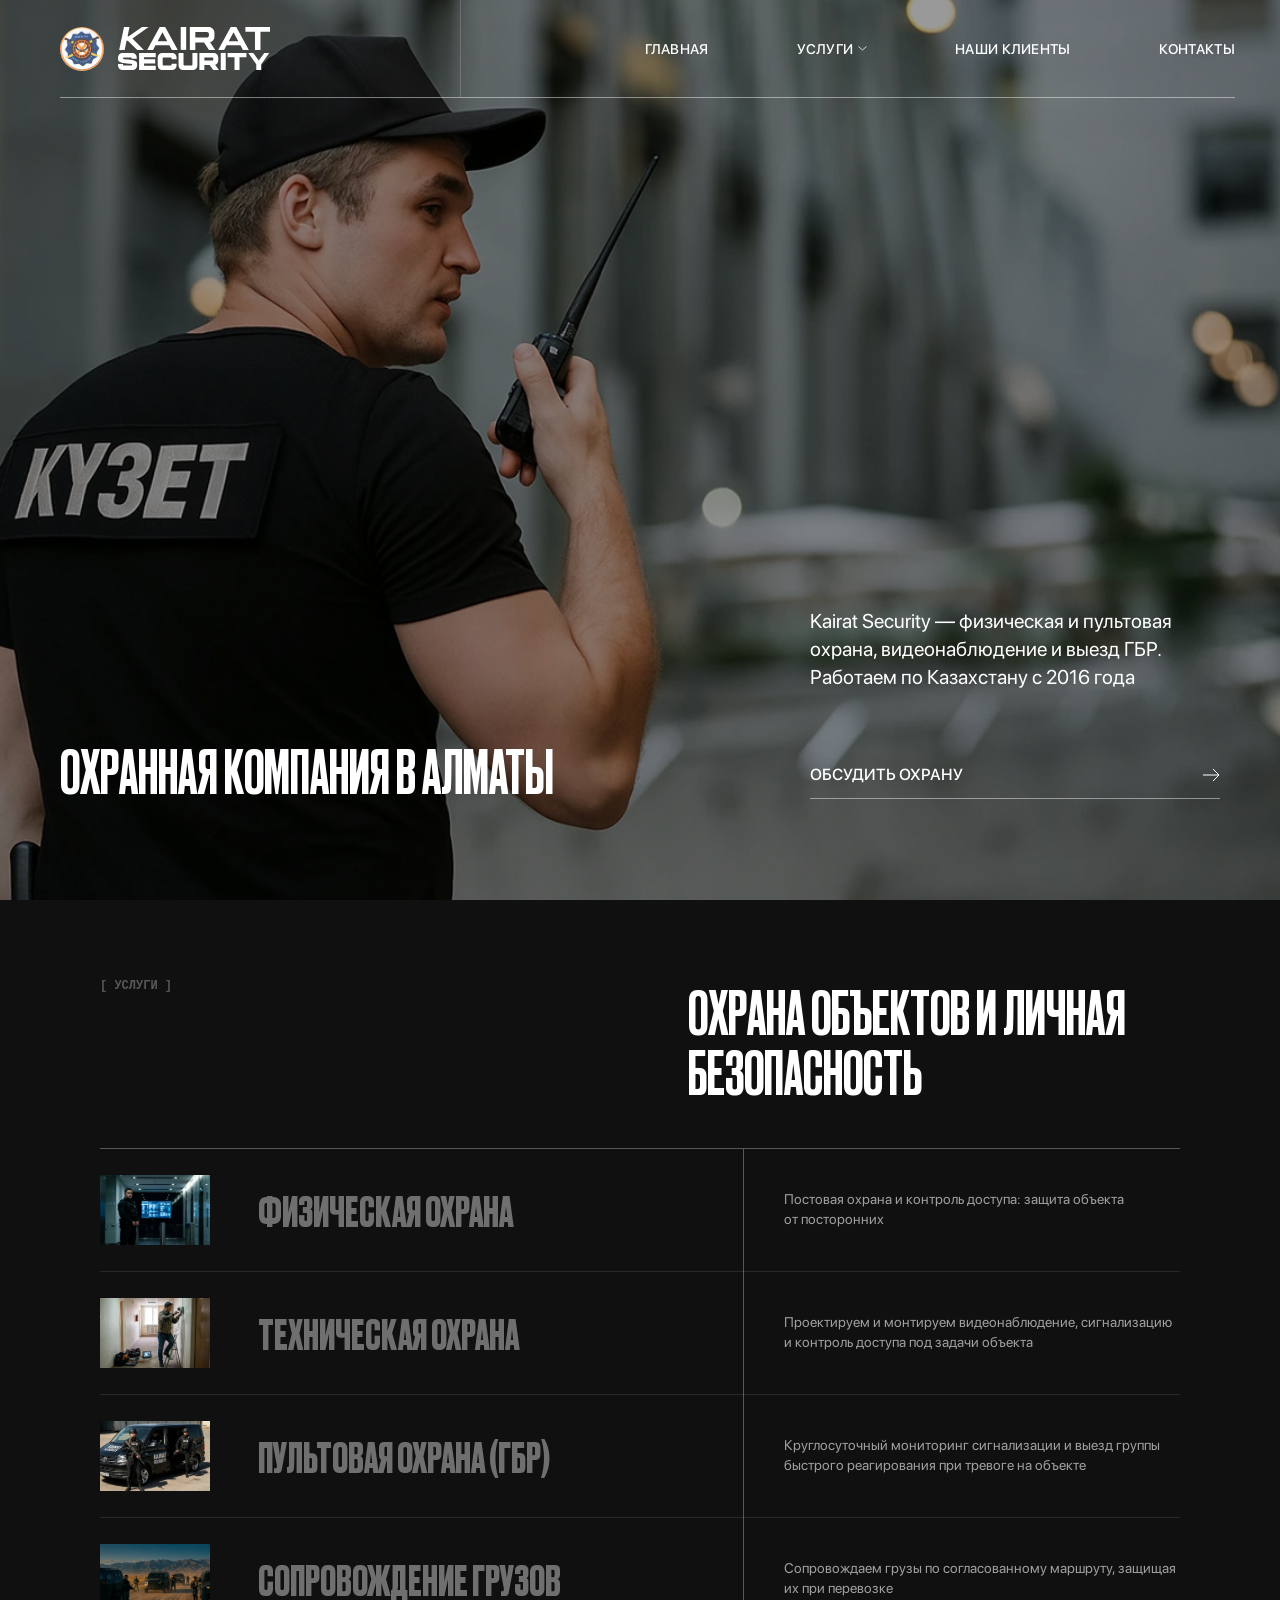
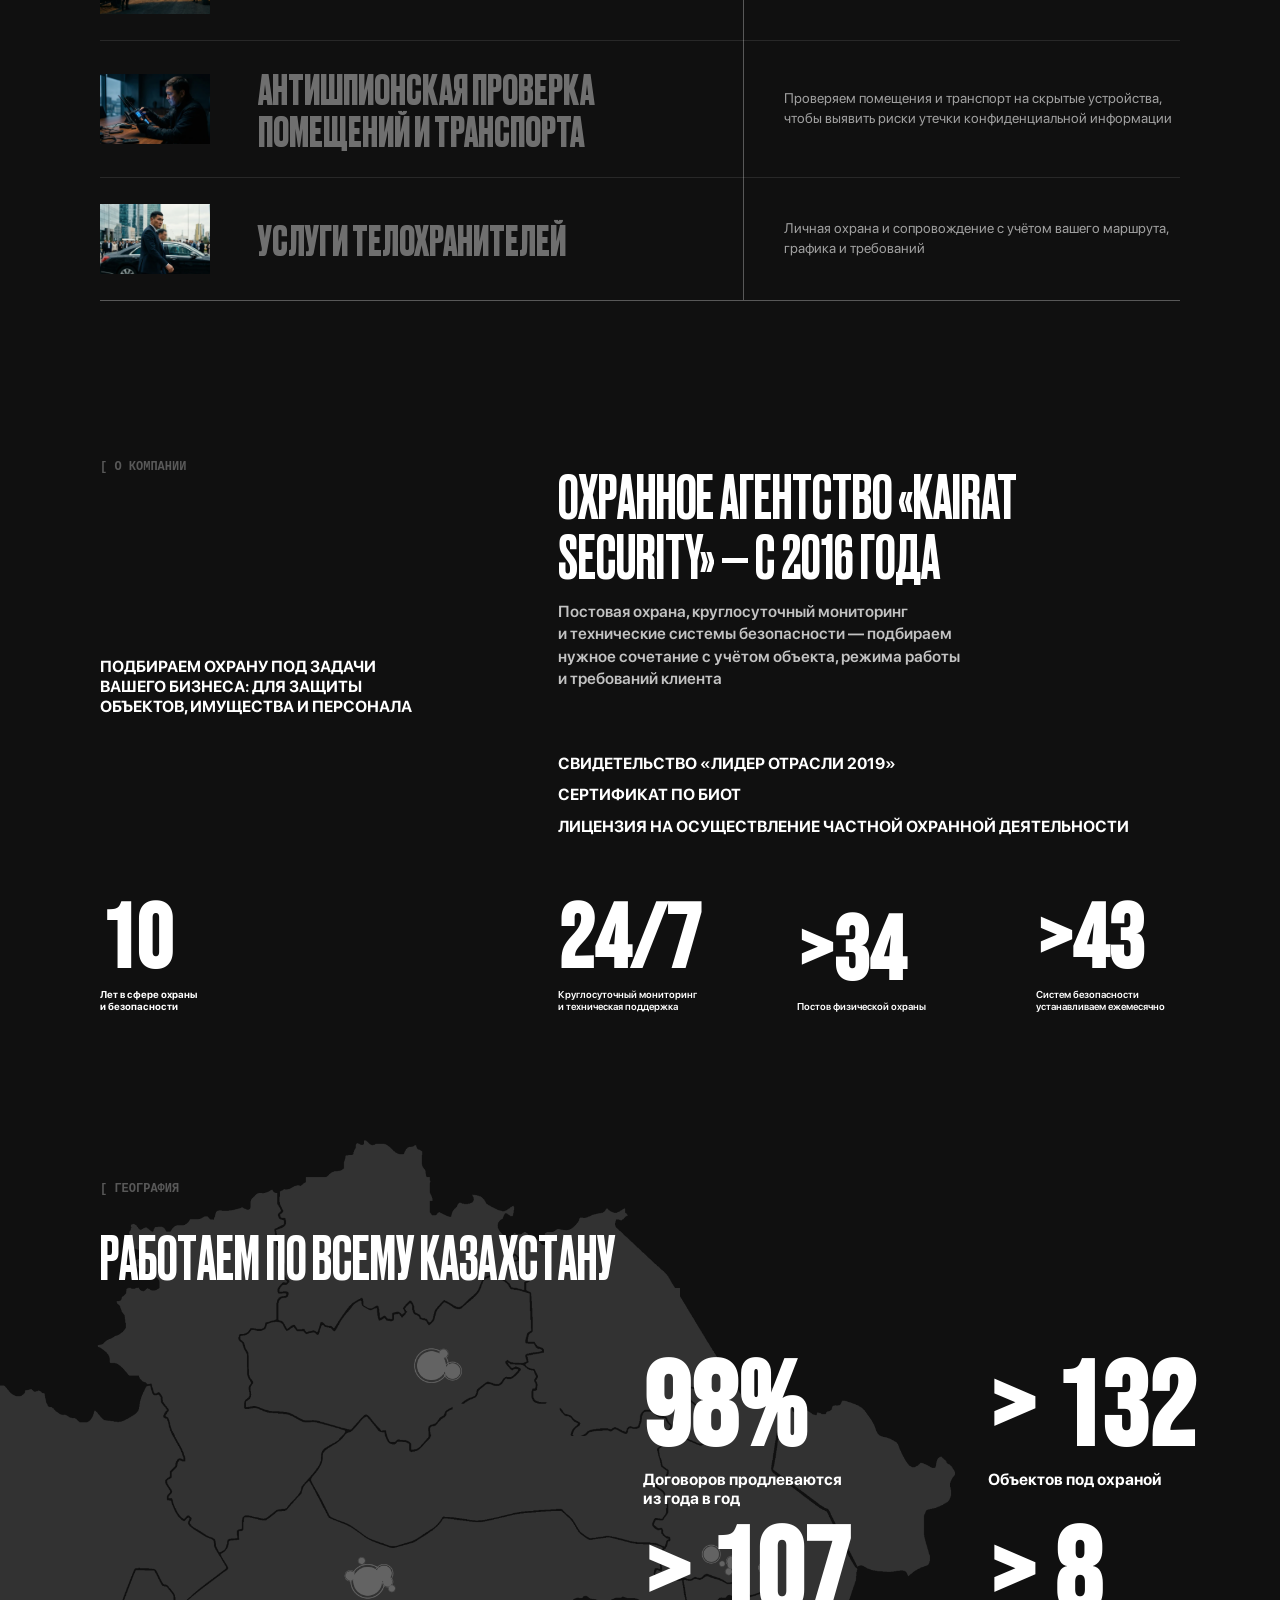
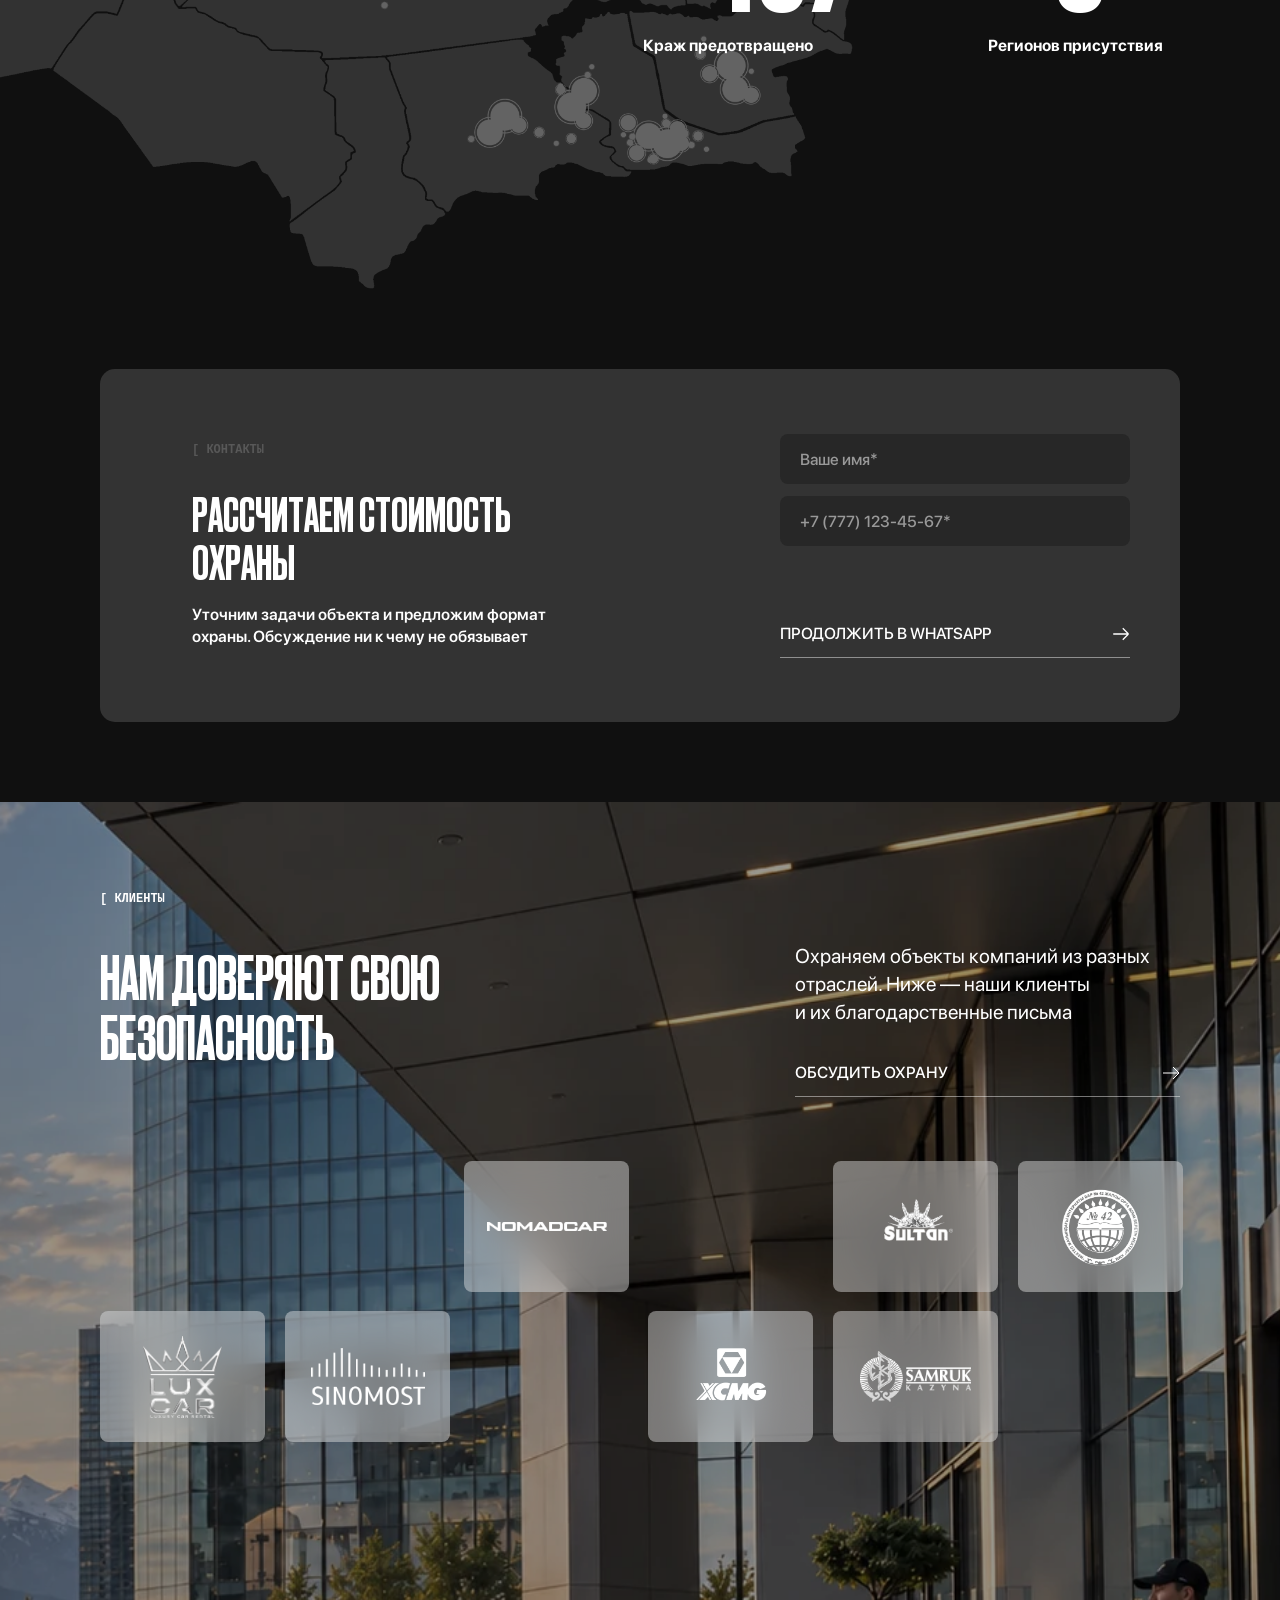
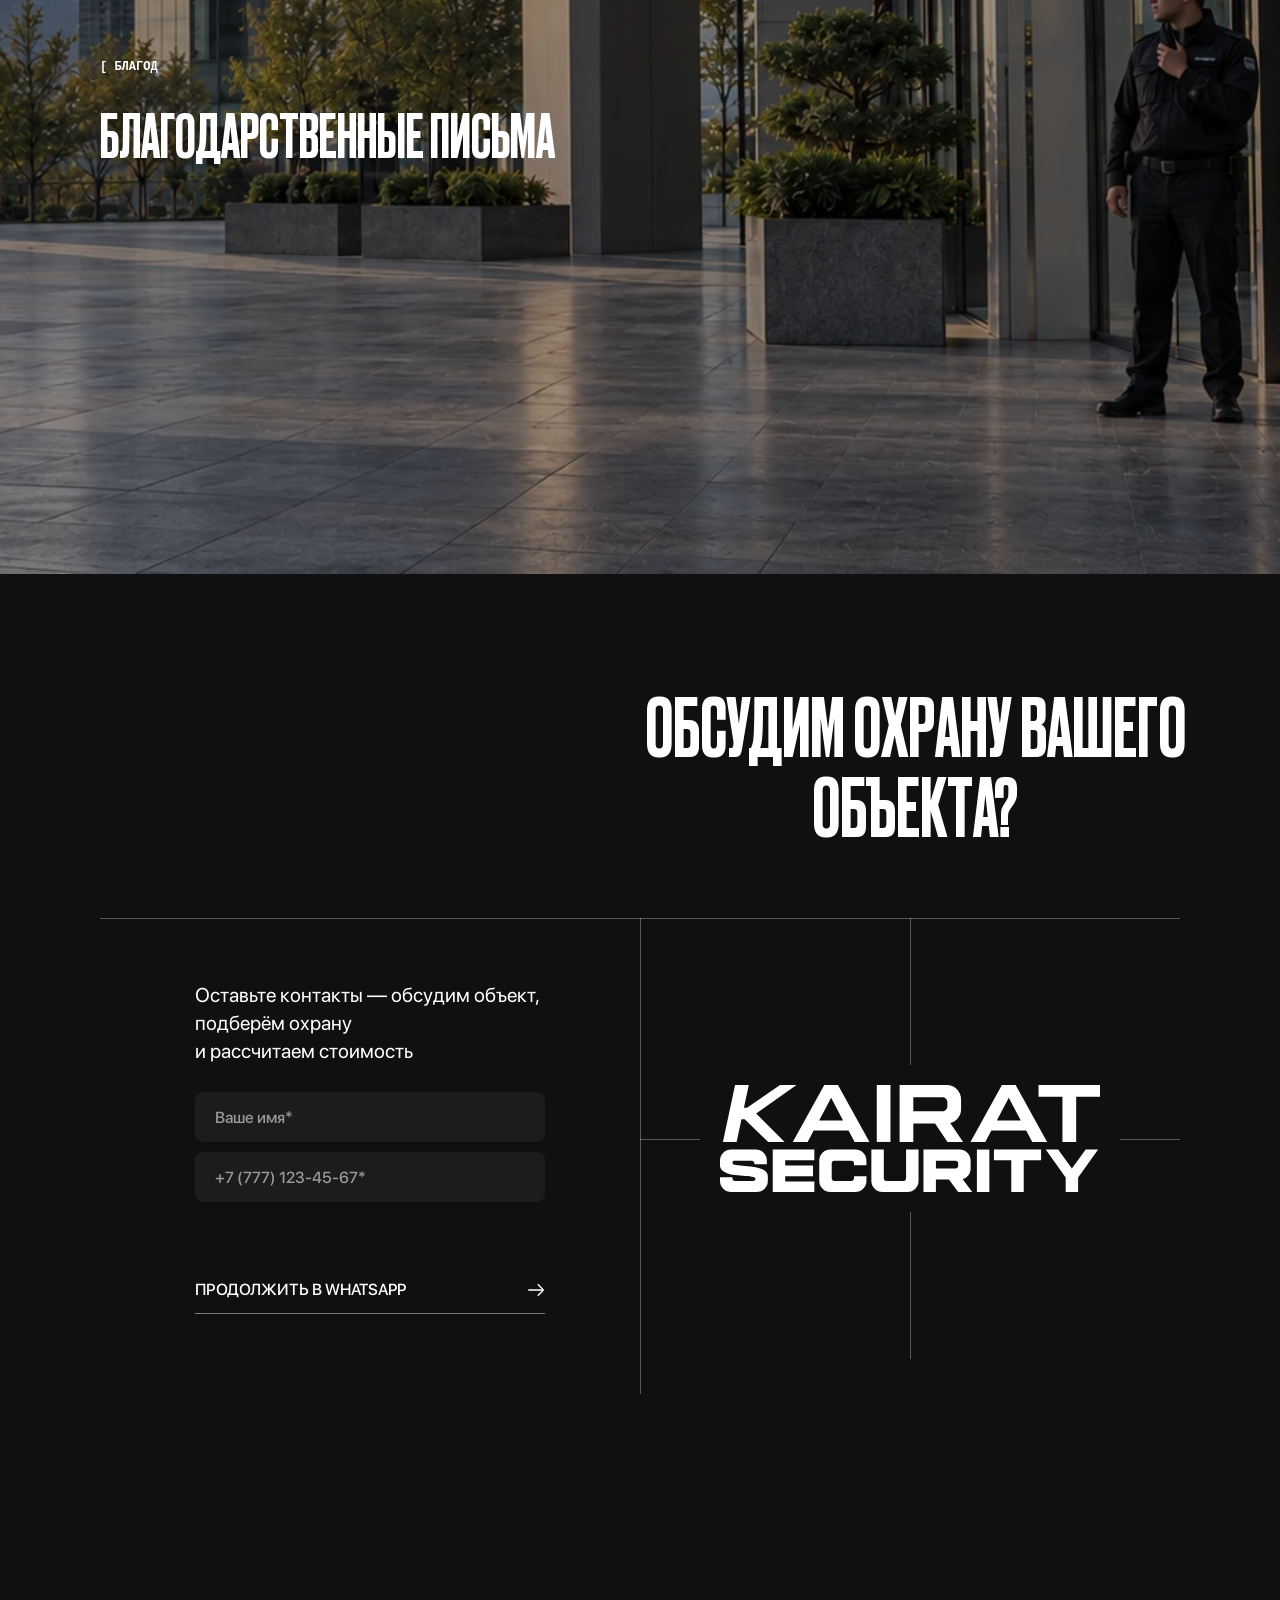
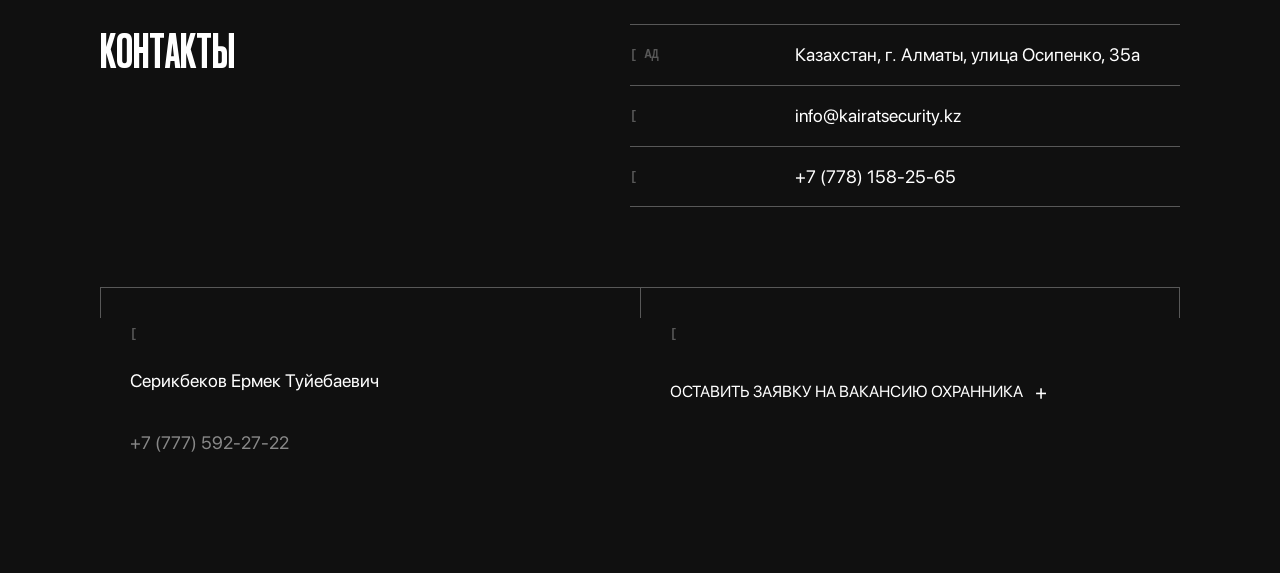
<file: index.html>
<!DOCTYPE html>
<html lang="ru-KZ">
<head>
<meta charset="UTF-8">
<meta name="viewport" content="width=device-width, initial-scale=1.0">
<title>Охранная компания в Алматы — Kairat Security</title>
<meta name="description" content="Охрана объектов в Алматы и по Казахстану с 2016 года. Постовая и пультовая охрана, видеонаблюдение, ГБР. Обсудим ваш объект и рассчитаем стоимость.">
<meta name="robots" content="index, follow, max-image-preview:large, max-snippet:-1, max-video-preview:-1">
<meta name="google-site-verification" content="j7VKvKe1hWFsjwHYCRKcpJh0o6-fTvFZNWppdHEXSQ4">
<link rel="canonical" href="https://kairatsecurity.kz/">
<link rel="icon" href="/assets/icon-192.png" type="image/png" sizes="192x192">
<link rel="apple-touch-icon" href="/assets/apple-touch-icon.png" sizes="180x180">
<link rel="manifest" href="/site.webmanifest">
<meta name="theme-color" content="#101010">
<link rel="preload" as="font" href="/fonts/DrukCyr-Medium.woff2" type="font/woff2" crossorigin>
<link rel="preload" as="image" href="assets/hero.webp" type="image/webp" media="(min-width: 769px)" fetchpriority="high">
<link rel="preload" as="image" href="assets/hero-mobile.webp" type="image/webp" media="(max-width: 768px)" fetchpriority="high">
<meta property="og:site_name" content="Kairat Security">
<meta property="og:title" content="Охранная компания в Алматы — Kairat Security">
<meta property="og:description" content="Охрана объектов в Алматы и по Казахстану с 2016 года. Постовая и пультовая охрана, видеонаблюдение, ГБР. Обсудим ваш объект и рассчитаем стоимость.">
<meta property="og:url" content="https://kairatsecurity.kz/">
<meta property="og:type" content="website">
<meta property="og:locale" content="ru_KZ">
<meta property="og:image" content="https://kairatsecurity.kz/assets/hero.webp">
<meta property="og:image:type" content="image/webp">
<meta property="og:image:width" content="1200">
<meta property="og:image:height" content="800">
<meta property="og:image:alt" content="Охранная компания Kairat Security в Алматы">
<meta name="twitter:card" content="summary_large_image">
<meta name="twitter:title" content="Охранная компания в Алматы — Kairat Security">
<meta name="twitter:description" content="Охрана объектов в Алматы и по Казахстану с 2016 года. Постовая и пультовая охрана, видеонаблюдение, ГБР. Обсудим ваш объект и рассчитаем стоимость.">
<meta name="twitter:image" content="https://kairatsecurity.kz/assets/hero.webp">
<meta name="twitter:image:alt" content="Охранная компания Kairat Security в Алматы">
<script type="application/ld+json">
{
  "@context": "https://schema.org",
  "@graph": [
    {
      "@type": "LocalBusiness",
      "@id": "https://kairatsecurity.kz/#organization",
      "name": "Kairat Security",
      "alternateName": "Охранное агентство Kairat Security",
      "legalName": "ТОО «Кайрат Секьюрити»",
      "url": "https://kairatsecurity.kz/",
      "logo": {
        "@type": "ImageObject",
        "url": "https://kairatsecurity.kz/assets/logo.webp",
        "width": 175,
        "height": 176
      },
      "image": "https://kairatsecurity.kz/assets/hero.webp",
      "description": "Охранное агентство «Kairat Security» работает в Алматы и по Казахстану с 2016 года. Физическая и пультовая охрана объектов, видеонаблюдение, сигнализация и выезд ГБР.",
      "foundingDate": "2016",
      "email": "info@kairatsecurity.kz",
      "telephone": "+7-778-158-25-65",
      "contactPoint": {
        "@type": "ContactPoint",
        "telephone": "+7-778-158-25-65",
        "contactType": "customer service",
        "areaServed": "KZ",
        "availableLanguage": "ru"
      },
      "address": {
        "@type": "PostalAddress",
        "streetAddress": "улица Осипенко, 35а",
        "addressLocality": "Алматы",
        "addressCountry": "KZ"
      },
      "areaServed": [
        {
          "@type": "City",
          "name": "Алматы"
        },
        {
          "@type": "Country",
          "name": "Казахстан"
        }
      ],
      "hasOfferCatalog": {
        "@type": "OfferCatalog",
        "name": "Охранные услуги",
        "itemListElement": [
          {
            "@type": "Offer",
            "itemOffered": {
              "@type": "Service",
              "name": "Физическая охрана",
              "description": "Постовая охрана и контроль доступа: защита объекта от посторонних."
            }
          },
          {
            "@type": "Offer",
            "itemOffered": {
              "@type": "Service",
              "name": "Техническая охрана и видеонаблюдение",
              "description": "Проектируем и монтируем видеонаблюдение, сигнализацию и контроль доступа под задачи объекта."
            }
          },
          {
            "@type": "Offer",
            "itemOffered": {
              "@type": "Service",
              "name": "Пультовая охрана и выезд ГБР",
              "description": "Круглосуточный мониторинг сигнализации и выезд группы быстрого реагирования при тревоге на объекте."
            }
          },
          {
            "@type": "Offer",
            "itemOffered": {
              "@type": "Service",
              "name": "Сопровождение грузов",
              "description": "Сопровождаем грузы по согласованному маршруту, защищая их при перевозке."
            }
          },
          {
            "@type": "Offer",
            "itemOffered": {
              "@type": "Service",
              "name": "Антишпионская проверка помещений и транспорта",
              "description": "Проверяем помещения и транспорт на скрытые устройства, чтобы выявить риски утечки конфиденциальной информации."
            }
          },
          {
            "@type": "Offer",
            "itemOffered": {
              "@type": "Service",
              "name": "Услуги телохранителей",
              "description": "Личная охрана и сопровождение с учётом вашего маршрута, графика и требований."
            }
          }
        ]
      }
    },
    {
      "@type": "WebSite",
      "@id": "https://kairatsecurity.kz/#website",
      "url": "https://kairatsecurity.kz/",
      "name": "Kairat Security",
      "inLanguage": "ru-KZ",
      "publisher": {
        "@id": "https://kairatsecurity.kz/#organization"
      }
    }
  ]
}
</script>
<script>
  if (!window.matchMedia || !window.matchMedia('(prefers-reduced-motion: reduce)').matches) {
    document.documentElement.classList.add('reveal-ready');
  }
</script>

<!--
  ═══════════════════════════════════════════════════════════════
  АССЕТЫ: все картинки — локально в assets/ (перенесены с временных ссылок
  Figma MCP перед деплоем): хиро hero.webp, логотип logo.webp + wordmark.svg,
  услуги service-*.webp, карта geography-map.png, клиенты clients-bg-{desktop,desktop-cropped,mobile}.webp /
  client-logo-*.png / client-letter-*.webp.

  ШРИФТЫ: Druk Cyr (заголовки) и SF Pro Display (текст) — локально в fonts/.
  Файла Bebas Neue Pro из макета нет; для крупных цифр используется Bebas Neue.
  Google Fonts загружает Bebas Neue и PT Mono, а также Oswald и Inter как фолбэки.
  @font-face для Bebas Neue Pro добавлять только вместе с реальным файлом шрифта.
  ═══════════════════════════════════════════════════════════════
-->

<link rel="preconnect" href="https://fonts.googleapis.com">
<link rel="preconnect" href="https://fonts.gstatic.com" crossorigin>
<link href="https://fonts.googleapis.com/css2?family=Bebas+Neue&family=Inter:wght@400;500;600;700&family=Oswald:wght@500;700&family=PT+Mono&display=swap" rel="stylesheet">

<style>
  /* ── Шрифты ──────────────────────────────────────────────── */
  /* Файлы в fonts/ должны называться ровно так (переименуй свои при необходимости).
     Браузер сам возьмёт тот формат, который найдёт: woff2 / otf / ttf. */
  @font-face {
    font-family: "Druk Cyr";
    src: url("fonts/DrukCyr-Medium.woff2") format("woff2"),
         url("fonts/DrukCyr-Medium.woff") format("woff"),
         url("fonts/DrukCyr-Medium.ttf") format("truetype");
    font-weight: 500;
    font-display: swap;
  }
  @font-face {
    font-family: "Druk Cyr";
    src: url("fonts/DrukCyr-Bold.woff2") format("woff2"),
         url("fonts/DrukCyr-Bold.woff") format("woff"),
         url("fonts/DrukCyr-Bold.ttf") format("truetype");
    font-weight: 700;
    font-display: swap;
  }
  @font-face {
    font-family: "SF Pro Display";
    src: url("fonts/SF-Pro-Display-Regular.woff2") format("woff2"),
         url("fonts/SF-Pro-Display-Regular.woff") format("woff");
    font-weight: 400;
    font-display: swap;
  }
  @font-face {
    font-family: "SF Pro Display";
    src: url("fonts/SF-Pro-Display-Medium.woff2") format("woff2"),
         url("fonts/SF-Pro-Display-Medium.woff") format("woff");
    font-weight: 500;
    font-display: swap;
  }
  @font-face {
    font-family: "SF Pro Display";
    src: url("fonts/SF-Pro-Display-Semibold.woff2") format("woff2"),
         url("fonts/SF-Pro-Display-Semibold.woff") format("woff");
    font-weight: 600;
    font-display: swap;
  }
  @font-face {
    font-family: "SF Pro Display";
    src: url("fonts/SF-Pro-Display-Bold.woff2") format("woff2"),
         url("fonts/SF-Pro-Display-Bold.woff") format("woff");
    font-weight: 700;
    font-display: swap;
  }
  :root {
    --font-display: "Druk Cyr", "Oswald", sans-serif;
    --font-body: "SF Pro Display", "Inter", -apple-system, sans-serif;
    --font-mono: "PT Mono", monospace;
    --font-numbers: "Bebas Neue Pro", "Bebas Neue", sans-serif;
    --white: #ffffff;
    --hairline: rgba(255, 255, 255, 0.45);
    --line: rgba(255, 255, 255, 0.3);      /* рамки списка услуг (1px в макете) */
    --line-dim: rgba(255, 255, 255, 0.1);  /* разделители строк списка */
    --label: #585858;                      /* лейблы секций [ ... ] */
    --brand-red: #eb3636;
    --cursor-dot-color: rgba(255, 0, 0, 0.72);
    --cursor-outline-color: rgba(255, 0, 0, 0.43);
    --overlay: rgba(0, 0, 0, 0.4);
    --pad-side: 60px;
    --form-submit-space: 64px;
    --reveal-duration: 720ms;
    --reveal-mobile-duration: 650ms;
    --reveal-ease: cubic-bezier(0.22, 1, 0.36, 1);
    --reveal-distance: 22px;
    --reveal-mobile-distance: 16px;
    --content-max: 1080px; /* ширина контента макета (1200 − 2×60) */
    /* горизонтальный отступ секций: не меньше --pad-side, на широких экранах
       центрирует контент по ширине макета (фон при этом остаётся во всю ширину) */
    --pad-x: max(var(--pad-side), calc((100% - var(--content-max)) / 2));
  }

  * { margin: 0; padding: 0; box-sizing: border-box; }

  html { scroll-behavior: smooth; }
  html.nav-scrolling { scroll-behavior: auto !important; }
  @media (prefers-reduced-motion: reduce) {
    html { scroll-behavior: auto; }
    * { transition: none !important; }
  }

  body {
    font-family: var(--font-body);
    color: var(--white);
    background: #0a0a0a;
  }

  @media (hover: hover) and (pointer: fine) {
    html.has-custom-cursor,
    html.has-custom-cursor * {
      cursor: none !important;
    }

    .cursor-dot,
    .cursor-dot-outline {
      position: fixed;
      top: 0;
      left: 0;
      opacity: 0;
      pointer-events: none;
      transform: translate3d(var(--cursor-x, -100px), var(--cursor-y, -100px), 0) translate3d(-50%, -50%, 0);
      transition: opacity 300ms ease-in-out;
      will-change: transform, opacity;
    }

    .cursor-dot {
      z-index: 2147483647;
      width: 8px;
      height: 8px;
    }

    .cursor-dot-outline {
      z-index: 2147483646;
      width: 36px;
      height: 36px;
    }

    .cursor-dot::before,
    .cursor-dot-outline::before {
      content: "";
      position: absolute;
      inset: 0;
      border-radius: 50%;
    }

    .cursor-dot::before {
      background: var(--cursor-dot-color);
      transition: transform 300ms ease-in-out;
    }

    .cursor-dot-outline::before {
      background: var(--cursor-outline-color);
      transition: transform 300ms ease-in-out;
    }

    html.has-custom-cursor .cursor-dot,
    html.has-custom-cursor .cursor-dot-outline {
      opacity: 1;
    }

    html.has-custom-cursor.cursor--interactive .cursor-dot::before {
      transform: scale(4);
    }

    html.has-custom-cursor.cursor--interactive .cursor-dot-outline::before {
      transform: scale(0.82);
    }

    html.has-custom-cursor.cursor--pressed .cursor-dot::before {
      transform: scale(0.78);
      transition-duration: 90ms;
    }

    html.has-custom-cursor.cursor--pressed .cursor-dot-outline::before {
      transform: scale(0.68);
      transition-duration: 90ms;
    }

    html.has-custom-cursor.cursor--interactive.cursor--pressed .cursor-dot::before {
      transform: scale(2.6);
    }
  }

  img { display: block; }
  a { color: inherit; text-decoration: none; }
  .skip-link {
    position: fixed;
    z-index: 2147483647;
    top: 12px;
    left: 12px;
    padding: 12px 16px;
    min-height: 44px;
    color: #101010;
    background: var(--white);
    transform: translateY(-200%);
  }
  .skip-link:focus { transform: translateY(0); }

  /* ── Хиро ────────────────────────────────────────────────── */
  .hero {
    --hero-pad-x: clamp(60px, 4.7vw, 90px);
    position: relative;
    min-height: 100svh;
    display: flex;
    flex-direction: column;
    justify-content: space-between;
    isolation: isolate;
    background-image: url("assets/hero.webp");
    background-size: cover;
    background-position: center;
  }
  .hero::before {
    content: "";
    position: absolute;
    inset: 0;
    background: var(--overlay);
    z-index: -1;
  }

  /* ── Шапка ───────────────────────────────────────────────── */
  .topbar {
    padding: 0 max(20px, calc(var(--hero-pad-x) - 15px)) 0 var(--hero-pad-x);
  }
  .topbar__inner {
    position: relative;
    display: flex;
    align-items: center;
    justify-content: space-between;
    min-height: 98px;
    padding: 0;
    border-bottom: 1px solid var(--hairline);
  }
  .topbar__inner::before {
    content: "";
    position: absolute;
    top: 0;
    bottom: 0;
    left: 34%;
    width: 1px;
    background: rgba(255, 255, 255, 0.18);
    pointer-events: none;
  }

  .logo {
    display: flex;
    align-items: center;
    gap: 14px;
    min-height: 44px;
  }
  .logo__mark {
    width: 44px;
    height: 44px;
    border-radius: 24px;
    object-fit: cover;
  }
  .logo__word {
    width: 152px;
    height: 43px;
  }

  .menu {
    display: flex;
    align-items: center;
    gap: 88px;
  }
  .menu a {
    font-family: var(--font-body);
    font-size: 14px;
    font-weight: 500;
    line-height: 1;
    text-transform: uppercase;
    letter-spacing: 0.02em;
    white-space: nowrap;
    display: flex;
    align-items: center;
    gap: 5px;
    min-height: 44px;
    padding: 15px 0;
    transition: opacity 0.2s;
  }
  .menu a:hover { opacity: 0.7; }
  .menu a:focus-visible,
  .cta:focus-visible,
  .burger:focus-visible {
    outline: 1.5px solid var(--white);
    outline-offset: 3px;
  }

  .chevron { width: 9px; height: 5px; }

  /* Бургер (только мобилка) */
  .burger {
    display: none;
    background: none;
    border: none;
    cursor: pointer;
    width: 44px;
    height: 44px;
    margin-right: -10px;
    flex-direction: column;
    align-items: center;
    justify-content: center;
    gap: 6px;
    z-index: 20;
  }
  .burger span {
    display: block;
    width: 22px;
    height: 1.5px;
    background: var(--white);
    transition: transform 0.25s, opacity 0.25s;
  }
  .nav-open .burger span:nth-child(1) { transform: translateY(7.5px) rotate(45deg); }
  .nav-open .burger span:nth-child(2) { opacity: 0; }
  .nav-open .burger span:nth-child(3) { transform: translateY(-7.5px) rotate(-45deg); }

  /* ── Контент хиро ────────────────────────────────────────── */
  .hero__content {
    display: flex;
    flex-wrap: wrap;
    align-items: flex-end;
    justify-content: space-between;
    row-gap: 50px;
    padding: 0 var(--hero-pad-x) 101px;
  }

  .hero__title {
    font-family: var(--font-display);
    font-weight: 500;
    font-size: clamp(60px, 4.15vw, 79px);
    line-height: 1;
    text-transform: uppercase;
    max-width: 650px;
  }

  .hero__aside {
    display: flex;
    flex-direction: column;
    align-items: flex-end;
    gap: 60px;
    width: 410px;
  }
  .hero__text {
    font-size: 20px;
    font-weight: 400;
    line-height: 1.2;
    width: 100%;
  }

  .cta {
    display: flex;
    align-items: flex-start;
    justify-content: space-between;
    width: 100%;
    padding-bottom: 20px;
    border-bottom: 1px solid var(--hairline);
    font-size: 16px;
    font-weight: 500;
    line-height: 1;
    text-transform: uppercase;
    transition: opacity 0.2s;
  }
  .cta svg { width: 17px; height: 14px; flex-shrink: 0; }

  @media (min-width: 1600px) {
    .hero__content {
      display: grid;
      grid-template-columns: 780px 410px;
      column-gap: 240px;
      justify-content: start;
    }
    .hero__title {
      max-width: 780px;
      transform: translateY(-24px);
    }
    .hero__aside {
      gap: 72px;
    }
  }

  /* ── Ховер кнопок «Оставить заявку» (по референсу russpeceng.ru) ──
     текст едет вправо, стрелка влево, сзади снизу выезжает подложка */
  .cta, .request__submit, .clients__cta, .final-cta__submit {
    position: relative;
    isolation: isolate;
  }
  /* подложка: растёт по высоте от нижнего края (не режет фокус-обводку) */
  .cta::before, .request__submit::before,
  .clients__cta::before, .final-cta__submit::before {
    content: "";
    position: absolute;
    left: 0;
    right: 0;
    bottom: 0;
    height: 0;
    z-index: -1;
    background: rgba(255, 255, 255, 0.1);
    transition: height 0.35s cubic-bezier(0.33, 0, 0.2, 1);
  }
  .cta:hover::before, .request__submit:hover::before,
  .clients__cta:hover::before, .final-cta__submit:hover::before {
    height: 100%;
  }
  .btn-label,
  .cta svg, .request__submit svg,
  .clients__cta svg, .final-cta__submit svg {
    transition: transform 0.3s ease;
  }
  .cta:hover .btn-label, .request__submit:hover .btn-label,
  .clients__cta:hover .btn-label, .final-cta__submit:hover .btn-label {
    transform: translateX(6px);
  }
  .cta:hover svg, .request__submit:hover svg,
  .clients__cta:hover svg, .final-cta__submit:hover svg {
    transform: translateX(-6px);
  }
  @media (prefers-reduced-motion: reduce) {
    .cta::before, .request__submit::before,
    .clients__cta::before, .final-cta__submit::before,
    .btn-label, .cta svg, .request__submit svg,
    .clients__cta svg, .final-cta__submit svg {
      transition: none;
    }
  }

  /* ── Услуги ──────────────────────────────────────────────── */
  .services {
    background: #101010;
    padding: 80px var(--pad-x);
  }

  .services__head {
    display: flex;
    flex-wrap: wrap;
    align-items: flex-start;
    justify-content: space-between;
    row-gap: 32px;
    margin-bottom: 48px;
  }
  /* лейбл секции: [ ... ] — общий для всех блоков */
  .section-label {
    font-family: var(--font-mono);
    font-weight: 700;
    font-size: 12px;
    line-height: 1;
    text-transform: uppercase;
    color: var(--label);
  }
  .section-label--typing {
    white-space: pre;
  }
  .section-label--typing::after {
    content: attr(data-label);
    visibility: hidden;
  }
  .section-label__text {
    white-space: pre;
  }
  .section-label__fallback {
    position: absolute;
    width: 1px;
    height: 1px;
    margin: -1px;
    padding: 0;
    overflow: hidden;
    clip: rect(0 0 0 0);
    white-space: nowrap;
    border: 0;
  }
  html.reveal-ready [data-reveal],
  .lead-modal.modal-reveal-ready [data-modal-reveal] {
    opacity: 0;
    transform: translate3d(0, var(--reveal-distance), 0);
    transition: opacity var(--reveal-duration) var(--reveal-ease), transform var(--reveal-duration) var(--reveal-ease);
  }
  html.reveal-ready [data-reveal].is-revealed,
  .lead-modal.modal-reveal-ready [data-modal-reveal].is-revealed {
    opacity: 1;
    transform: translate3d(0, 0, 0);
  }
  @media (max-width: 768px) {
    html.reveal-ready [data-reveal],
    .lead-modal.modal-reveal-ready [data-modal-reveal] {
      transform: translate3d(0, var(--reveal-mobile-distance), 0);
      transition-duration: var(--reveal-mobile-duration);
    }
  }
  @media (prefers-reduced-motion: reduce) {
    html.reveal-ready [data-reveal],
    .lead-modal.modal-reveal-ready [data-modal-reveal] {
      opacity: 1;
      transform: none;
      transition: none;
    }
  }
  .services__title {
    font-family: var(--font-display);
    font-weight: 500;
    font-size: 60px;
    line-height: 1;
    text-transform: uppercase;
    max-width: 492px;
  }

  .services__list {
    position: relative;
    padding: 26px 0;
    border-top: 1px solid var(--line);
    border-bottom: 1px solid var(--line);
  }
  /* вертикальный разделитель колонок */
  .services__list::before {
    content: "";
    position: absolute;
    top: 0;
    bottom: 0;
    right: 436px;
    width: 1px;
    background: var(--line);
  }

  .services__row {
    display: flex;
    align-items: center;
    justify-content: space-between;
    padding: 26px 0;
    border-bottom: 1px solid var(--line-dim);
  }
  .services__row:first-child { padding-top: 0; }
  .services__row:last-child {
    padding-bottom: 0;
    border-bottom: none;
  }

  .services__lead {
    display: flex;
    align-items: center;
    gap: 48px;
    flex: 1;
    padding-right: 40px;
  }
  .services__img {
    width: 110px;
    height: 70px;
    object-fit: cover;
    flex-shrink: 0;
  }
  .services__name {
    font-family: var(--font-display);
    font-weight: 700;
    font-size: 42px;
    line-height: 1;
    text-transform: uppercase;
    opacity: 0.4;
  }
  .services__desc {
    width: 396px;
    flex-shrink: 0;
    font-size: 14px;
    line-height: 1.25;
    opacity: 0.6;
  }

  /* ── О компании ──────────────────────────────────────────── */
  .about {
    background: #101010;
    display: flex;
    align-items: flex-end;
    gap: 143px;
    padding: 80px var(--pad-x);
  }

  /* левая колонка: лейбл → лид-текст → показатель «10» */
  .about__side {
    flex-shrink: 0;
    width: 315px;
    display: flex;
    flex-direction: column;
    align-items: flex-start;
    gap: 184px;
  }
  .about__intro {
    font-family: var(--font-body);
    font-weight: 700;
    font-size: 16px;
    line-height: 1.25;
    text-transform: uppercase;
  }

  /* правая колонка: заголовок+описание → сертификаты → показатели */
  .about__main {
    flex: 1;
    min-width: 0;
    display: flex;
    flex-direction: column;
    align-items: flex-start;
    gap: 63px;
  }
  .about__lead {
    display: flex;
    flex-direction: column;
    gap: 17px;
    width: 100%;
  }
  .about__title {
    font-family: var(--font-display);
    font-weight: 500;
    font-size: 60px;
    line-height: 1;
    text-transform: uppercase;
  }
  .about__desc {
    max-width: 434px;
    font-family: var(--font-body);
    font-weight: 600;
    font-size: 16px;
    line-height: 1.25;
    color: rgba(255, 255, 255, 0.75);
  }

  .about__certs {
    display: flex;
    flex-direction: column;
    gap: 11px;
  }
  .about__cert {
    display: flex;
    align-items: center;
    gap: 10px;
    font-weight: 700;
    font-size: 16px;
    line-height: 1;
    text-transform: uppercase;
  }
  .about__cert span {
    font-family: var(--font-body);
    font-weight: 600;
    font-size: 20px;
    line-height: 1;
  }

  .about__stats {
    display: flex;
    align-items: flex-end;
    gap: 95px;
  }
  .about__num {
    font-family: var(--font-numbers);
    font-weight: 700;
    font-size: 90px;
    line-height: 0.9;
    text-transform: uppercase;
  }
  .about__cap {
    width: 144px;
    margin-top: 6px;
    font-family: var(--font-body);
    font-weight: 700;
    font-size: 10px;
    line-height: 1.2;
  }
  .about__cap--narrow { width: 101px; }
  .about__stats .about__cap { font-weight: 700; }

  /* ── География ───────────────────────────────────────────── */
  .geography {
    position: relative;
    min-height: 797px;
    padding: 91px var(--pad-x) 80px;
    background: #101010;
    overflow: hidden;
    isolation: isolate;
  }
  /* карта: 1301×749, фон прозрачный, opacity .5. позиционируем относительно
     центрированного кадра 1200 (frame-left = 50%−600, карта = frame-left−386) */
  .geography__map {
    position: absolute;
    z-index: -1;
    width: 1301px;
    height: 749px;
    left: calc(50% - 986px);
    top: calc(50% + 24px);
    transform: translateY(-50%);
    opacity: 0.5;
    object-fit: cover;
    pointer-events: none;
  }
  .geography__label {
    display: block;
    margin-bottom: 30px;
  }
  .geography__title {
    max-width: 560px;
    font-family: var(--font-display);
    font-weight: 500;
    font-size: 60px;
    line-height: 1;
    text-transform: uppercase;
  }
  /* 4 показателя сеткой 2×2, прижаты к правому краю контента (как в макете) */
  .geography__stats {
    width: max-content;
    max-width: 100%;
    margin-top: 73px;
    margin-left: auto;
    margin-right: -15px; /* блок заходит на ~15px в правый паддинг, как в макете */
    display: grid;
    grid-template-columns: max-content max-content;
    column-gap: 138px;
    row-gap: 15px;
  }
  .geography__value {
    font-family: var(--font-numbers);
    font-weight: 700;
    font-size: 118px;
    line-height: 0.9;
    color: var(--white);
    white-space: nowrap;
  }
  .geography__caption {
    margin-top: 6px;
    font-family: var(--font-body);
    font-weight: 700;
    font-size: 16px;
    line-height: 1.2;
    color: var(--white);
    white-space: nowrap;
  }
  /* «Договоров продлеваются…» — единственная подпись в две строки (ширина 200) */
  .geography__caption--wide {
    width: 200px;
    white-space: normal;
  }

  /* ── Оставьте заявку ────────────────────────────────────── */
  .request {
    background: #101010;
    padding: 80px var(--pad-x);
  }
  .request__card {
    min-height: 334px;
    padding: 65px 50px 64px 92px;
    border-radius: 15px;
    background: #333333;
    display: flex;
    align-items: center;
    gap: 187px;
  }
  .request__content {
    width: 401px;
    flex-shrink: 0;
  }
  .request__head {
    display: flex;
    flex-direction: column;
    gap: 32px;
    margin-bottom: 20px;
  }
  .request__title {
    font-family: var(--font-display);
    font-weight: 500;
    font-size: 48px;
    line-height: 1;
    text-transform: uppercase;
  }
  .request__text {
    font-weight: 600;
    font-size: 16px;
    line-height: 1;
  }
  .request__form {
    width: 350px;
    flex-shrink: 0;
    display: flex;
    flex-direction: column;
    gap: 35px;
  }
  .request__fields {
    display: flex;
    flex-direction: column;
    gap: 12px;
  }
  .request__field {
    width: 100%;
    height: 50px;
    padding: 0 33px;
    border: 0;
    border-radius: 8px;
    background: #272727;
    color: var(--white);
    font-family: var(--font-body);
    font-weight: 500;
    font-size: 12px;
    line-height: 1;
  }
  .request__field::placeholder {
    color: #999999;
    opacity: 1;
  }
  .request__agree {
    display: flex;
    align-items: center;
    gap: 13px;
    color: #999999;
    font-weight: 500;
    font-size: 10px;
    line-height: 1;
    white-space: nowrap;
    cursor: pointer;
  }
  .request__checkbox {
    appearance: none;
    width: 20px;
    height: 20px;
    flex-shrink: 0;
    border: 1px solid #8e8e8e;
    border-radius: 3px;
    background: transparent;
    cursor: pointer;
  }
  .request__submit {
    margin-top: calc(var(--form-submit-space) - 35px);
    width: 100%;
    height: 26px;
    padding-bottom: 14px;
    border: 0;
    border-bottom: 1px solid var(--hairline);
    background: transparent;
    color: var(--white);
    display: flex;
    align-items: flex-start;
    justify-content: space-between;
    font-family: var(--font-body);
    font-weight: 500;
    font-size: 12px;
    line-height: 1;
    text-transform: uppercase;
    cursor: pointer;
    transition: opacity 0.2s;
  }
  .request__submit svg {
    width: 13px;
    height: 11px;
    flex-shrink: 0;
  }
  .request__field:focus-visible,
  .request__checkbox:focus-visible,
  .request__submit:focus-visible {
    outline: 1.5px solid var(--white);
    outline-offset: 3px;
  }

  /* ── Клиенты ─────────────────────────────────────────────── */
  .clients {
    position: relative;
    min-height: 1372px;
    padding: 91px var(--pad-x) 80px;
    background: #101010;
    overflow: hidden;
    isolation: isolate;
  }
  .clients__bg {
    position: absolute;
    inset: 0;
    z-index: -2;
  }

  .clients__bg img {
    display: block;
    width: 100%;
    height: 100%;
    object-fit: cover;
    object-position: 60% center;
  }
  .clients::after {
    content: "";
    position: absolute;
    inset: 0;
    z-index: -1;
    background: var(--overlay);
  }
  .clients__inner {
    position: relative;
    width: 100%;
    max-width: var(--content-max);
    height: 1201px;
    margin: 0 auto;
  }
  .clients .section-label {
    color: var(--white);
  }
  .clients__label {
    position: absolute;
    top: 0;
    left: 0;
  }
  .clients__title {
    position: absolute;
    top: 52px;
    left: 0;
    width: 438px;
    font-family: var(--font-display);
    font-weight: 500;
    font-size: 60px;
    line-height: 1;
    text-transform: uppercase;
  }
  .clients__intro {
    position: absolute;
    top: 49px;
    left: 695px;
    width: 385px;
  }
  .clients__text {
    margin-bottom: 23px;
    font-weight: 400;
    font-size: 20px;
    line-height: 1.2;
  }
  .clients__cta {
    display: flex;
    align-items: flex-start;
    justify-content: space-between;
    width: 100%;
    min-height: 35px;
    padding-bottom: 17px;
    border-bottom: 1px solid var(--hairline);
    font-weight: 500;
    font-size: 16px;
    line-height: 1;
    text-transform: uppercase;
    transition: opacity 0.2s;
  }
  .clients__cta:focus-visible {
    outline: 1.5px solid var(--white);
    outline-offset: 3px;
  }
  .clients__cta svg {
    width: 17px;
    height: 14px;
    flex-shrink: 0;
  }
  .clients__logos {
    position: absolute;
    inset: 268px 0 auto 0;
  }
  .clients__logo-card {
    position: absolute;
    width: 165px;
    height: 131px;
    border-radius: 8px;
    background: rgba(255, 255, 255, 0.4);
    -webkit-backdrop-filter: blur(21px);
    backdrop-filter: blur(21px);
    display: flex;
    align-items: center;
    justify-content: center;
  }
  .clients__logo-card--nomad { left: 364px; top: 0; }
  .clients__logo-card--sultan { left: 733px; top: 0; }
  .clients__logo-card--round { left: 918px; top: 0; }
  .clients__logo-card--luxcar { left: 0; top: 150px; }
  .clients__logo-card--sinomost { left: 185px; top: 150px; }
  .clients__logo-card--xcmg { left: 548px; top: 150px; }
  .clients__logo-card--samruk { left: 733px; top: 150px; }
  .clients__logo-card--ktz { left: 364px; top: 300px; }
  .clients__logo-card--damu { left: 548px; top: 300px; }
  .clients__logo-card--kep { left: 918px; top: 300px; }
  .clients__logo {
    max-width: 78%;
    max-height: 82px;
    object-fit: contain;
  }
  .clients__logo--nomad { width: 120px; }
  .clients__logo--sultan { width: 112px; }
  .clients__logo--round { width: 88px; }
  .clients__logo--luxcar { width: 83px; }
  .clients__logo--sinomost { width: 114px; }
  .clients__logo--xcmg { width: 88px; }
  .clients__logo--samruk { width: 111px; }
  .clients__logo--ktz { width: 111px; }
  .clients__logo--damu { width: 121px; }
  .clients__logo--kep { width: 114px; }
  .clients__letters-label {
    position: absolute;
    top: 768px;
    left: 0;
  }
  .clients__letters-title {
    position: absolute;
    top: 810px;
    left: 0;
    font-family: var(--font-display);
    font-weight: 500;
    font-size: 60px;
    line-height: 1;
    text-transform: uppercase;
  }
  .clients__letters {
    position: absolute;
    top: 923px;
    left: 0;
    display: grid;
    grid-template-columns: repeat(3, 346px);
    gap: 21px;
  }
  .clients__letter-link {
    display: block;
    min-width: 0;
    border-radius: 12px;
  }
  .clients__letter-link:focus-visible {
    outline: 2px solid var(--white);
    outline-offset: 4px;
  }
  .clients__letter {
    width: 346px;
    height: 244px;
    border-radius: 12px;
    object-fit: cover;
  }

  /* ── Финальный CTA ──────────────────────────────────────── */
  .final-cta {
    position: relative;
    min-height: 960px;
    background: #101010;
    overflow: hidden;
  }
  .final-cta__inner {
    position: relative;
    width: 100%;
    max-width: var(--content-max);
    height: 785px;
    margin: 0 auto;
  }
  .final-cta__title {
    position: absolute;
    top: 110px;
    left: 50%;
    width: 550px;
    transform: translateX(-50%);
    font-family: var(--font-display);
    font-weight: 500;
    font-size: 80px;
    line-height: 1;
    text-align: center;
    text-transform: uppercase;
  }
  .final-cta__line {
    position: absolute;
    display: block;
    background: var(--line);
    pointer-events: none;
  }
  .final-cta__line--top {
    top: 344px;
    left: 0;
    width: 100%;
    height: 1px;
  }
  .final-cta__line--center {
    top: 344px;
    left: 50%;
    width: 1px;
    height: 441px;
  }
  .final-cta__line--right-top,
  .final-cta__line--right-bottom {
    left: 810px;
    width: 1px;
    height: 147px;
  }
  .final-cta__line--right-top { top: 344px; }
  .final-cta__line--right-bottom { top: 638px; }
  .final-cta__line--logo-left {
    top: 565px;
    left: 540px;
    width: 60px;
    height: 1px;
  }
  .final-cta__line--logo-right {
    top: 565px;
    right: 0;
    width: 60px;
    height: 1px;
  }
  .final-cta__content {
    position: absolute;
    top: 407px;
    left: 95px;
    width: 350px;
  }
  .final-cta__text {
    width: 350px;
    margin-bottom: 27px;
    font-weight: 400;
    font-size: 20px;
    line-height: 1.2;
  }
  .final-cta__form {
    width: 350px;
    display: flex;
    flex-direction: column;
  }
  .final-cta__fields {
    display: flex;
    flex-direction: column;
    gap: 10px;
  }
  .final-cta__field {
    width: 100%;
    height: 50px;
    padding: 0 33px;
    border: 0;
    border-radius: 8px;
    background: #1c1c1c;
    color: var(--white);
    font-family: var(--font-body);
    font-weight: 500;
    font-size: 12px;
    line-height: 1;
  }
  .final-cta__field::placeholder {
    color: #999999;
    opacity: 1;
  }
  .final-cta__agree {
    min-height: 20px;
    margin-top: 13px;
    display: flex;
    align-items: center;
    gap: 13px;
    color: #999999;
    font-weight: 500;
    font-size: 10px;
    line-height: 1;
    white-space: nowrap;
    cursor: pointer;
  }
  .final-cta__checkbox {
    appearance: none;
    width: 20px;
    height: 20px;
    flex-shrink: 0;
    border: 1px solid #8e8e8e;
    border-radius: 3px;
    background: transparent;
    cursor: pointer;
  }
  .final-cta__submit {
    width: 100%;
    height: 27px;
    margin-top: var(--form-submit-space);
    padding-bottom: 14px;
    border: 0;
    border-bottom: 1px solid var(--hairline);
    background: transparent;
    color: var(--white);
    display: flex;
    align-items: flex-start;
    justify-content: space-between;
    font-family: var(--font-body);
    font-weight: 500;
    font-size: 12px;
    line-height: 1;
    text-transform: uppercase;
    cursor: pointer;
    transition: opacity 0.2s;
  }
  .final-cta__submit svg {
    width: 13px;
    height: 11px;
    flex-shrink: 0;
  }
  .final-cta__field:focus-visible,
  .final-cta__checkbox:focus-visible,
  .final-cta__submit:focus-visible {
    outline: 1.5px solid var(--white);
    outline-offset: 3px;
  }
  .final-cta__wordmark {
    position: absolute;
    top: 511px;
    left: 620px;
    width: 380px;
    height: 107px;
  }
  .final-cta__wordmark img {
    width: 100%;
    height: auto;
  }
  /* ── Контакты (футер) ─────────────────────────────────────── */
  .contacts {
    position: relative;
    background: #101010;
    padding: 90px var(--pad-x) 0;
    overflow: hidden;
  }
  /* верх: заголовок слева + список адрес/email/whatsapp справа */
  .contacts__top {
    display: flex;
    flex-wrap: wrap;
    justify-content: space-between;
    align-items: flex-start;
    gap: 40px;
    margin-bottom: 80px;
  }
  .contacts__title {
    font-family: var(--font-display);
    font-weight: 500;
    font-size: 48px;
    line-height: 1;
    text-transform: uppercase;
  }
  .contacts__list {
    width: 550px;
    max-width: 100%;
    font-style: normal;
  }

  .contacts__row {
    display: grid;
    grid-template-columns: 165px 1fr;
    align-items: center;
    min-height: 61px;
    border-top: 1px solid var(--line);
  }
  .contacts__row:last-child { border-bottom: 1px solid var(--line); }
  .contacts__value {
    font-size: 18px;
    color: var(--white);
    transition: opacity .2s;
  }
  a.contacts__value:hover { opacity: .7; }

  /* низ: два столбца (директор | вакансия) с линией-рамкой и засечками */
  .contacts__bottom {
    position: relative;
    display: grid;
    grid-template-columns: 1fr 1fr;
    border-top: 1px solid var(--line);
    padding-top: 40px;
    margin-bottom: 64px;
  }
  .contacts__tick {
    position: absolute;
    top: 0;
    width: 1px;
    height: 30px;
    background: var(--line);
  }
  .contacts__tick--l { left: 0; }
  .contacts__tick--c { left: 50%; }
  .contacts__tick--r { right: 0; }
  .contacts__col { padding-left: 30px; }
  .contacts__col .section-label { display: block; margin-bottom: 30px; }
  .contacts__name {
    font-size: 18px;
    color: var(--white);
    margin-bottom: 30px;
  }
  .contacts__phone {
    display: block;
    width: max-content;
    font-size: 18px;
    line-height: 1.7;
    color: rgba(255, 255, 255, 0.5);
    transition: color .2s;
  }
  .contacts__phone:hover { color: var(--white); }
  .contacts__vacancy {
    display: inline-flex;
    align-items: baseline;
    gap: 12px;
    font-size: 16px;
    line-height: 1.3;
    text-transform: uppercase;
    color: var(--white);
    transition: opacity .2s;
  }
  .contacts__vacancy > span { font-size: 20px; }
  .contacts__vacancy:hover { opacity: .7; }
  @media (max-width: 1100px) and (min-width: 769px) {

    .request__card {
      padding-right: 50px;
      padding-left: 50px;
      gap: 48px;
    }
    .request__content {
      width: auto;
      min-width: 0;
      flex: 1 1 auto;
    }

    .clients {
      min-height: auto;
      padding-top: 80px;
      padding-bottom: 80px;
    }
    .clients__inner {
      height: auto;
      display: flex;
      flex-direction: column;
    }
    .clients__label,
    .clients__title,
    .clients__intro,
    .clients__logos,
    .clients__logo-card,
    .clients__letters-label,
    .clients__letters-title,
    .clients__letters {
      position: static;
    }
    .clients__title {
      width: 438px;
      max-width: 100%;
      margin-top: 36px;
    }
    .clients__intro {
      width: 385px;
      max-width: 100%;
      margin-top: 32px;
      margin-left: auto;
    }
    .clients__logos {
      margin-top: 64px;
      display: grid;
      grid-template-columns: repeat(5, 165px);
      justify-content: space-between;
      gap: 20px 12px;
    }
    .clients__logo-card {
      width: 165px;
      height: 131px;
    }
    .clients__letters-label {
      margin-top: 70px;
    }
    .clients__letters-title {
      margin-top: 32px;
    }
    .clients__letters {
      margin-top: 42px;
      grid-template-columns: repeat(3, minmax(0, 1fr));
      gap: 21px;
    }
    .clients__letter {
      width: 100%;
      height: auto;
      aspect-ratio: 346 / 244;
    }

    .final-cta {
      min-height: auto;
      padding: 80px var(--pad-x);
    }
    .final-cta__inner {
      height: auto;
      display: grid;
      grid-template-columns: minmax(300px, 350px) minmax(320px, 1fr);
      gap: 64px;
      align-items: center;
    }
    .final-cta__title,
    .final-cta__content,
    .final-cta__wordmark {
      position: static;
    }
    .final-cta__title {
      grid-column: 1 / -1;
      width: 550px;
      max-width: 100%;
      margin: 0 auto;
      transform: none;
    }
    .final-cta__line {
      display: none;
    }
    .final-cta__content {
      width: 100%;
    }
    .final-cta__form,
    .final-cta__text {
      width: 100%;
    }
    .final-cta__wordmark {
      width: 100%;
      height: auto;
      aspect-ratio: 380 / 107;
    }
  }

  /* ── Мобилка ─────────────────────────────────────────────── */
  @media (max-width: 768px) {
    :root { --pad-side: 20px; }

    .hero { --hero-pad-x: var(--pad-side); }
    .topbar__inner {
      min-height: 61px;
    }
    .topbar__inner::before {
      display: none;
    }
    .logo {
      gap: 10px;
    }
    .logo__mark {
      width: 36px;
      height: 36px;
    }
    .logo__word {
      width: 92px;
      height: 26px;
    }

    .menu {
      position: fixed;
      inset: 0;
      z-index: 10;
      flex-direction: column;
      justify-content: center;
      gap: 8px;
      background: rgba(10, 10, 10, 0.96);
      opacity: 0;
      pointer-events: none;
      transition: opacity 0.25s;
    }
    .nav-open .menu {
      opacity: 1;
      pointer-events: auto;
    }
    .menu a {
      font-size: 18px;
      padding: 14px 0;
    }

    .burger { display: flex; }

    .hero__content {
      display: flex;
      flex-direction: column;
      align-items: flex-start;
      row-gap: 40px;
      padding: 0 var(--pad-side) 40px var(--pad-side);
    }
    .hero__title {
      font-size: clamp(38px, 10.5vw, 56px);
      max-width: 100%;
    }
    .hero__aside {
      width: 100%;
      align-items: flex-start;
      gap: 36px;
    }
    .hero__text {
      font-size: 16px;
      line-height: 1.25;
    }

    .services { padding: 60px var(--pad-side); }
    .services__head { margin-bottom: 40px; }
    .services__title {
      font-size: clamp(38px, 10.5vw, 56px);
      max-width: 100%;
    }
    .services__list { padding: 20px 0; }
    .services__list::before { display: none; }
    .services__row {
      flex-direction: column;
      align-items: flex-start;
      gap: 16px;
      padding: 20px 0;
    }
    .services__lead {
      gap: 24px;
      padding-right: 0;
    }
    .services__name { font-size: clamp(26px, 7.5vw, 39px); }
    .services__desc {
      width: 100%;
      font-size: 16px;
    }

    .about {
      flex-direction: column;
      align-items: flex-start;
      gap: 48px;
      padding: 60px var(--pad-side);
    }
    .about__side {
      width: 100%;
      gap: 40px;
    }
    .about__main { gap: 40px; }
    .about__title {
      font-size: clamp(34px, 9vw, 52px);
    }
    .about__desc { max-width: 100%; }
    .about__certs { gap: 14px; }
    .about__stats {
      flex-wrap: wrap;
      gap: 32px 48px;
    }
    .about__num { font-size: 72px; }

    .geography {
      min-height: auto;
      padding: 60px var(--pad-side);
    }
    .geography__map {
      width: 100%;
      height: 100%;
      left: 0;
      top: 0;
      transform: none;
      object-fit: cover;
      object-position: center;
      opacity: 0.3;
    }
    .geography__label { margin-bottom: 28px; }
    .geography__title {
      max-width: 100%;
      font-size: clamp(38px, 10.5vw, 56px);
    }
    .geography__stats {
      width: 100%;
      margin-top: 48px;
      margin-left: 0;
      grid-template-columns: 1fr 1fr;
      column-gap: 24px;
      row-gap: 36px;
    }
    .geography__value { font-size: 72px; }
    .geography__caption { font-size: 14px; white-space: normal; }
    .geography__caption--wide { width: auto; }

    .request {
      padding: 60px var(--pad-side);
    }
    .request__card {
      min-height: auto;
      padding: 32px 24px;
      border-radius: 12px;
      flex-direction: column;
      align-items: flex-start;
      gap: 40px;
    }
    .request__content,
    .request__form {
      width: 100%;
    }
    .request__head {
      gap: 24px;
      margin-bottom: 18px;
    }
    .request__title {
      font-size: clamp(34px, 9vw, 48px);
    }
    .request__text {
      font-size: 16px;
      line-height: 1.1;
    }
    .request__agree {
      min-height: 44px;
      align-items: flex-start;
      padding-top: 12px;
      white-space: normal;
      line-height: 1.15;
    }
    .request__submit {
      height: 44px;
      align-items: flex-start;
    }

    .clients {
      min-height: auto;
      padding: 60px var(--pad-side);
    }
    .clients__bg img {
      object-position: 54% center;
    }
    .clients__inner {
      height: auto;
      max-width: none;
      display: flex;
      flex-direction: column;
      gap: 0;
    }
    .clients__label,
    .clients__title,
    .clients__intro,
    .clients__logos,
    .clients__logo-card,
    .clients__letters-label,
    .clients__letters-title,
    .clients__letters {
      position: static;
    }
    .clients__title {
      width: 100%;
      margin-top: 36px;
      font-size: clamp(38px, 10.5vw, 56px);
    }
    .clients__intro {
      width: 100%;
      margin-top: 36px;
    }
    .clients__text {
      max-width: 340px;
      margin-bottom: 24px;
      font-size: 16px;
      line-height: 1.25;
    }
    .clients__cta {
      min-height: 44px;
      padding-bottom: 16px;
    }
    .clients__logos {
      width: 100%;
      margin-top: 54px;
      display: grid;
      grid-template-columns: repeat(2, minmax(0, 1fr));
      gap: 14px;
    }
    .clients__logo-card {
      width: 100%;
      height: auto;
      aspect-ratio: 165 / 131;
    }
    .clients__letters-label {
      margin-top: 62px;
    }
    .clients__letters-title {
      margin-top: 32px;
      font-size: clamp(38px, 10.5vw, 56px);
    }
    .clients__letters {
      width: 100%;
      margin-top: 38px;
      grid-template-columns: 1fr;
      gap: 18px;
    }
    .clients__letter {
      width: 100%;
      height: auto;
      aspect-ratio: 346 / 244;
    }

    .final-cta {
      min-height: auto;
      padding: 60px var(--pad-side) 0;
    }
    .final-cta__inner {
      height: auto;
      max-width: none;
      display: flex;
      flex-direction: column;
    }
    .final-cta__title,
    .final-cta__content,
    .final-cta__wordmark {
      position: static;
    }
    .final-cta__title {
      width: 100%;
      transform: none;
      font-size: clamp(38px, 10.5vw, 56px);
    }
    .final-cta__line {
      display: none;
    }
    .final-cta__content {
      width: 100%;
      margin-top: 52px;
    }
    .final-cta__text {
      width: 100%;
      margin-bottom: 28px;
      font-size: 16px;
      line-height: 1.25;
    }
    .final-cta__form {
      width: 100%;
    }
    .final-cta__agree {
      min-height: 44px;
      align-items: flex-start;
      padding-top: 12px;
      white-space: normal;
      line-height: 1.15;
    }
    .final-cta__submit {
      height: 44px;
      margin-top: var(--form-submit-space);
      align-items: flex-start;
    }
    .final-cta__wordmark {
      width: 100%;
      height: auto;
      margin-top: 64px;
      aspect-ratio: 380 / 107;
    }
    .contacts {
      padding: 60px var(--pad-side) 0;
    }
    .contacts__top {
      flex-direction: column;
      gap: 36px;
      margin-bottom: 44px;
    }
    .contacts__title { font-size: clamp(34px, 9vw, 44px); }
    .contacts__list { width: 100%; }
    .contacts__row {
      grid-template-columns: 1fr;
      align-items: start;
      gap: 8px;
      min-height: 0;
      padding: 16px 0;
    }
    .contacts__value { font-size: 16px; }
    .contacts__bottom {
      grid-template-columns: 1fr;
      gap: 36px;
      padding-top: 32px;
      margin-bottom: 48px;
    }
    .contacts__tick--c { display: none; }
    .contacts__col { padding-left: 0; }
  }
  /* ── Масштабирование: телефон → планшет → десктоп ────────── */
  :root {
    --text-muted: #b3b3b3;
    --section-space: clamp(56px, 8vw, 80px);
  }
  html { -webkit-text-size-adjust: 100%; }
  img { max-width: 100%; height: auto; }
  button, input, select { font: inherit; }
  .hero__content { padding-top: 72px; }
  .hero__title, .services__title, .about__title,
  .geography__title, .request__title, .clients__title,
  .clients__letters-title, .final-cta__title { overflow-wrap: break-word; }
  .services__lead, .services__name, .about__stat,
  .geography__stat, .contacts__col { min-width: 0; }
  .services__desc, .about__desc, .hero__text, .clients__text,
  .request__text, .final-cta__text { line-height: 1.4; }
  .about__cert { line-height: 1.3; }
  .about__stats .about__cap { font-weight: 600; }
  .contacts__value { min-width: 0; overflow-wrap: anywhere; line-height: 1.4; }
  .contacts__phone, .contacts__vacancy, a.contacts__value {
    min-height: 44px;
    display: flex;
    align-items: center;
  }
  .request__field, .final-cta__field { font-size: 16px; padding-inline: 20px; }
  .request__agree, .final-cta__agree {
    min-height: 44px;
    font-size: 13px;
    line-height: 1.4;
    white-space: normal;
    color: var(--text-muted);
  }
  .cta, .clients__cta, .request__submit, .final-cta__submit {
    min-height: 48px;
    height: auto;
    padding-block: 12px;
    align-items: center;
    font-size: 16px;
    line-height: 1.25;
  }
  .request__card { gap: 48px; justify-content: space-between; }
  .request__content { flex: 0 1 401px; }
  .request__form { flex: 0 1 350px; min-width: 0; }
  .request__submit svg, .final-cta__submit svg { width: 17px; height: 14px; }
  .geography__map { max-width: none; }
  @media (min-width: 1200px) {
    /* Форма остается в потоке: подсказки после отправки увеличивают секцию. */
    .final-cta__inner { height: auto; min-height: 785px; padding-block: 407px 80px; }
    .final-cta__content { position: relative; top: auto; left: auto; margin-left: 95px; }
    .final-cta__line--center { height: calc(100% - 344px); }
  }
  @media (min-width: 1600px) {
    .hero__content {
      grid-template-columns: minmax(0, 780px) minmax(0, 410px);
      column-gap: clamp(48px, 12vw, 240px);
    }
  }
  @media (min-width: 769px) and (max-width: 1199px) {
    :root { --pad-side: clamp(28px, 5vw, 60px); }
    .hero { --hero-pad-x: var(--pad-side); }
    .menu { gap: clamp(20px, 4vw, 48px); }
    .menu a { font-size: 13px; min-height: 44px; }
    .logo__word { width: 120px; height: 34px; }
    .topbar__inner::before { display: none; }
    .hero__content { gap: 40px; }
    .hero__title { max-width: 620px; }
    .hero__aside { margin-left: auto; }
    .services__head { gap: 32px; }
    .services__title { max-width: 56%; font-size: clamp(44px, 5vw, 60px); }
    .services__list::before { right: 39%; }
    .services__row { gap: 24px; }
    .services__lead { gap: 24px; padding-right: 0; }
    .services__img { width: 90px; height: 64px; }
    .services__name { font-size: clamp(28px, 3.5vw, 40px); }
    .services__desc { width: 39%; padding-left: 24px; font-size: 16px; }
    .about { gap: 48px; }
    .about__side { width: 28%; gap: 80px; }
    .about__title { font-size: clamp(40px, 5vw, 60px); }
    .about__stats { width: 100%; gap: 24px; align-items: flex-start; }
    .about__stat { flex: 1; }
    .about__num { font-size: clamp(64px, 7vw, 84px); }
    .about__cap { width: auto; max-width: 160px; font-size: 14px; line-height: 1.4; }
    .geography__stats { column-gap: 72px; margin-right: 0; }
    .geography__value { font-size: clamp(84px, 10vw, 118px); }
    .request__card { padding: 48px 32px; gap: 40px; }
    .request__title { font-size: 42px; }
    .clients { min-height: auto; padding-block: 80px; }
    .clients__inner { height: auto; display: flex; flex-direction: column; }
    .clients__label, .clients__title, .clients__intro, .clients__logos,
    .clients__logo-card, .clients__letters-label, .clients__letters-title,
    .clients__letters { position: static; }
    .clients__title { margin-top: 32px; max-width: 100%; }
    .clients__intro { margin: 32px 0 0 auto; max-width: 100%; }
    .clients__logos {
      width: 100%; margin-top: 56px; display: grid;
      grid-template-columns: repeat(5, minmax(0, 1fr)); gap: 14px;
    }
    .clients__logo-card { width: 100%; height: auto; aspect-ratio: 165 / 131; }
    .clients__logo { max-height: 65%; }
    .clients__letters-label { margin-top: 64px; }
    .clients__letters-title { margin-top: 32px; }
    .clients__letters {
      width: 100%; margin-top: 40px;
      grid-template-columns: repeat(3, minmax(0, 1fr)); gap: 16px;
    }
    .clients__letter { width: 100%; height: auto; aspect-ratio: 346 / 244; }
    .final-cta { min-height: auto; padding: 80px var(--pad-x); }
    .final-cta__inner {
      height: auto; display: grid; grid-template-columns: repeat(2, minmax(0, 1fr));
      align-items: center; gap: 56px 48px;
    }
    .final-cta__title, .final-cta__content, .final-cta__wordmark { position: static; }
    .final-cta__title { grid-column: 1 / -1; width: 100%; max-width: 550px; margin: auto; transform: none; }
    .final-cta__line { display: none; }
    .final-cta__content, .final-cta__form, .final-cta__text { width: 100%; }
    .final-cta__wordmark { width: 100%; height: auto; aspect-ratio: 380 / 107; }
  }
  @media (max-width: 768px) {
    :root { --label: #999999; }
    .hero {
      min-height: 680px;
      min-height: max(680px, 100svh);
      background-image: url("assets/hero-mobile.webp");
      background-size: cover;
      background-repeat: no-repeat;
      background-position: left center;
    }
    .topbar { padding-inline: var(--pad-side); }
    .topbar__inner { min-height: 76px; }
    .logo__word { width: 120px; height: 34px; }
    .hero__content { padding: 64px var(--pad-side) 40px; row-gap: 32px; }
    .hero__title { font-size: clamp(40px, 10.5vw, 64px); max-width: 560px; }
    .hero__aside { gap: 28px; }
    .hero__text { max-width: 460px; line-height: 1.4; }
    .services, .about, .geography, .request, .clients { padding-block: var(--section-space); }
    .services__head { flex-direction: column; gap: 28px; margin-bottom: 32px; }
    .services__title, .about__title, .geography__title, .clients__title,
    .clients__letters-title, .final-cta__title, .contacts__title { font-size: clamp(36px, 9.2vw, 52px); }
    .services__lead { width: 100%; gap: 20px; align-items: center; }
    .services__img { width: clamp(80px, 23vw, 120px); height: auto; aspect-ratio: 11 / 7; }
    .services__name { font-size: clamp(26px, 6.7vw, 36px); opacity: .8; }
    .services__desc { opacity: 1; color: var(--text-muted); line-height: 1.4; }
    .services__row { padding-block: 24px; }
    .about { gap: 40px; }
    .about__side { gap: 20px; }
    .about__main { width: 100%; gap: 32px; }
    /* На телефоне только заголовок — дисплейный уровень текста. */
    .about__intro {
      max-width: 34ch;
      color: var(--text-muted);
      font-size: 15px;
      font-weight: 400;
      line-height: 1.5;
      text-transform: none;
    }
    .about__side > .about__stat {
      width: 100%;
      display: grid;
      grid-template-columns: 84px minmax(0, 1fr);
      gap: 16px;
      align-items: center;
      padding: 18px 0;
      border-top: 1px solid var(--line-dim);
      border-bottom: 1px solid var(--line-dim);
    }
    .about__side > .about__stat .about__num { font-size: 64px; }
    .about__side > .about__stat .about__cap {
      width: auto;
      margin: 0;
      font-size: 14px;
      font-weight: 500;
      line-height: 1.35;
    }
    .about__title {
      font-size: clamp(34px, 8.8vw, 42px);
      line-height: .98;
    }
    .about__desc {
      max-width: 36ch;
      color: var(--text-muted);
      font-size: 16px;
      font-weight: 400;
      line-height: 1.5;
    }
    .about__certs {
      width: 100%;
      gap: 0;
      border-top: 1px solid var(--line-dim);
      border-bottom: 1px solid var(--line-dim);
    }
    .about__cert {
      padding: 14px 0;
      color: #c6c6c6;
      font-size: 14px;
      font-weight: 500;
      line-height: 1.35;
      text-transform: none;
    }
    .about__cert + .about__cert { border-top: 1px solid var(--line-dim); }
    .about__stats {
      width: 100%;
      display: grid;
      grid-template-columns: repeat(3, minmax(0, 1fr));
      gap: 12px;
      padding-top: 4px;
    }
    .about__stats .about__stat {
      min-width: 0;
      display: block;
      padding: 0;
      border: 0;
    }
    .about__stats .about__num { font-size: clamp(42px, 13vw, 52px); }
    .about__stats .about__cap {
      width: auto;
      margin: 8px 0 0;
      color: var(--text-muted);
      font-size: 12px;
      font-weight: 500;
      line-height: 1.35;
    }
    .geography__stats { margin: 36px 0 0; grid-template-columns: repeat(2, minmax(0, 1fr)); gap: 32px 20px; }
    .geography__value { font-size: clamp(56px, 16vw, 88px); }
    .geography__caption { font-size: 16px; line-height: 1.4; }
    .geography__map { object-position: 45% center; opacity: .2; }
    .request__card { padding: 32px 24px; gap: 32px; }
    .request__content, .request__form { flex: auto; }
    .request__title { font-size: clamp(32px, 8.3vw, 44px); }
    .request .section-label { color: #bbbbbb; }
    .request__form { gap: 20px; }
    .request__submit { margin-top: calc(var(--form-submit-space) - 20px); }
    .request__text, .final-cta__text { line-height: 1.4; }
    .request__agree, .final-cta__agree { align-items: center; padding-block: 8px; font-size: 14px; line-height: 1.4; }
    .request__submit, .final-cta__submit { align-items: center; }
    .clients__title, .clients__letters-title { margin-top: 28px; }
    .clients__intro { margin-top: 28px; }
    .clients__text { max-width: 480px; line-height: 1.4; }
    .clients__logos { margin-top: 36px; gap: 12px; }
    .clients__logo { max-width: 72%; max-height: 62%; }
    .clients__letters-title { overflow-wrap: anywhere; }
    .clients__letters { margin-top: 28px; }
    .final-cta { padding-top: var(--section-space); }
    .final-cta__content { margin-top: 32px; }
    .final-cta__wordmark { width: min(100%, 300px); margin-top: 48px; }
    .contacts { padding-top: var(--section-space); }
    .contacts__top { gap: 28px; }
    .contacts__name { line-height: 1.4; margin-bottom: 16px; }
    .contacts__col .section-label { margin-bottom: 20px; }
  }
  @media (min-width: 540px) and (max-width: 768px) {
    .clients__logos { grid-template-columns: repeat(3, minmax(0, 1fr)); }
    .clients__letters { grid-template-columns: repeat(2, minmax(0, 1fr)); }
  }
  @media (max-width: 359px) {
    .hero { min-height: 800px; min-height: max(800px, 100svh); }
    .request__card { padding-inline: 20px; }
    .services__lead { gap: 16px; }
    .about__side > .about__stat { grid-template-columns: 76px minmax(0, 1fr); gap: 14px; }
    .about__side > .about__stat .about__num { font-size: 58px; }
    .about__stats .about__num { font-size: 42px; }
  }
  /* ── Попап заявки ───────────────────────────────────────── */
  body.modal-open {
    overflow: hidden;
  }

  .lead-modal[hidden] {
    display: none;
  }
  .lead-modal {
    position: fixed;
    inset: 0;
    z-index: 100;
    display: flex;
    align-items: flex-end;
    justify-content: center;
    padding: 24px var(--pad-side) 12px;
    background: rgba(0, 0, 0, 0.72);
    backdrop-filter: blur(9px);
  }
  .lead-modal__close {
    position: absolute;
    top: 24px;
    right: 24px;
    width: 44px;
    height: 44px;
    border: 0;
    background: transparent;
    cursor: pointer;
  }
  .lead-modal__close::before,
  .lead-modal__close::after {
    content: "";
    position: absolute;
    top: 21px;
    left: 5px;
    width: 34px;
    height: 2px;
    background: var(--white);
  }
  .lead-modal__close::before { transform: rotate(45deg); }
  .lead-modal__close::after { transform: rotate(-45deg); }
  .lead-modal__card {
    width: min(800px, 100%);
    height: min(714px, calc(100svh - 36px));
    overflow-y: auto;
    padding: 78px 74px 58px;
    border-radius: 15px;
    background: #1c1c1c;
  }
  .lead-modal__title {
    margin-bottom: 22px;
    font-family: var(--font-display);
    font-weight: 500;
    font-size: 64px;
    line-height: 0.9;
    text-align: center;
    text-transform: uppercase;
  }
  .lead-modal__text {
    width: 470px;
    max-width: 100%;
    margin: 0 auto 40px;
    font-size: 24px;
    line-height: 1.17;
    text-align: center;
  }
  .lead-modal__form {
    display: flex;
    flex-direction: column;
    gap: 10px;
  }
  .lead-modal__row {
    display: grid;
    grid-template-columns: 1fr 1fr;
    gap: 18px;
  }
  .lead-modal__field,
  .lead-modal__select,
  .lead-modal__phone {
    width: 100%;
    height: 63px;
    border: 0;
    border-radius: 8px;
    background: #292929;
    color: var(--white);
    font-family: var(--font-body);
    font-size: 16px;
    font-weight: 600;
    line-height: 1;
  }
  .lead-modal__field,
  .lead-modal__select {
    padding: 0 24px;
  }
  .lead-modal__field::placeholder {
    color: #9a9a9a;
    opacity: 1;
  }
  .lead-modal__phone {
    display: flex;
    align-items: center;
    gap: 11px;
    padding: 0 24px;
  }
  .lead-modal__phone-wrap {
    position: relative;
    z-index: 2;
  }
  .lead-modal__country {
    display: inline-flex;
    align-items: center;
    gap: 9px;
    flex-shrink: 0;
    border: 0;
    background: transparent;
    color: var(--white);
    cursor: pointer;
  }
  .lead-modal__flag {
    width: 24px;
    height: 16px;
    flex-shrink: 0;
    overflow: hidden;
    border-radius: 1px;
    box-shadow: 0 0 0 1px rgba(255, 255, 255, 0.18);
  }
  .lead-modal__flag svg {
    width: 100%;
    height: 100%;
  }
  .lead-modal__flag--emoji {
    display: inline-flex;
    align-items: center;
    justify-content: center;
    background: transparent;
    font-size: 18px;
    line-height: 1;
  }
  .lead-modal__country-chevron {
    width: 0;
    height: 0;
    border-left: 4px solid transparent;
    border-right: 4px solid transparent;
    border-top: 5px solid #9a9a9a;
  }
  .lead-modal__prefix {
    flex-shrink: 0;
    color: var(--white);
    font-weight: 700;
  }
  .lead-modal__phone-input {
    width: 100%;
    min-width: 0;
    border: 0;
    background: transparent;
    color: var(--white);
    font: inherit;
    outline: 0;
  }
  .lead-modal__phone-input::placeholder {
    color: #9a9a9a;
    opacity: 1;
  }
  .lead-modal__country-list[hidden] {
    display: none;
  }
  .lead-modal__country-list {
    position: absolute;
    top: calc(100% + 8px);
    left: 0;
    z-index: 5;
    width: min(525px, calc(100vw - 40px));
    max-height: 264px;
    overflow-y: auto;
    padding: 6px 0;
    border-radius: 8px;
    background: var(--white);
    box-shadow: 0 18px 38px rgba(0, 0, 0, 0.32);
  }
  .lead-modal__country-option {
    display: grid;
    grid-template-columns: minmax(0, 1fr) auto;
    align-items: center;
    gap: 20px;
    width: 100%;
    min-height: 41px;
    padding: 0 24px 0 14px;
    border: 0;
    background: transparent;
    color: #050505;
    font-family: Arial, Helvetica, sans-serif;
    font-size: 18px;
    line-height: 1;
    text-align: left;
    cursor: pointer;
  }
  .lead-modal__country-option:hover,
  .lead-modal__country-option[aria-selected="true"] {
    background: #efefef;
  }
  .lead-modal__country-name {
    min-width: 0;
    overflow: hidden;
    text-overflow: ellipsis;
    white-space: nowrap;
  }
  .lead-modal__country-meta {
    display: inline-flex;
    align-items: center;
    gap: 12px;
    white-space: nowrap;
  }
  .lead-modal__country-emoji {
    font-size: 18px;
    line-height: 1;
  }
  .lead-modal__select {
    appearance: none;
    cursor: pointer;
    background-image:
      linear-gradient(45deg, transparent 50%, var(--white) 50%),
      linear-gradient(135deg, var(--white) 50%, transparent 50%);
    background-position:
      calc(100% - 31px) 29px,
      calc(100% - 25px) 29px;
    background-size: 6px 6px, 6px 6px;
    background-repeat: no-repeat;
  }
  .lead-modal__select:invalid {
    color: var(--white);
  }
  .lead-modal__agreements {
    display: flex;
    flex-direction: column;
    gap: 12px;
    margin: 13px 0 30px;
  }
  .lead-modal__agree {
    display: flex;
    align-items: center;
    gap: 13px;
    color: #a3a3a3;
    font-size: 14px;
    line-height: 1.25;
    cursor: pointer;
  }
  .lead-modal__checkbox {
    appearance: none;
    width: 25px;
    height: 25px;
    flex: 0 0 auto;
    border: 1px solid var(--hairline);
    border-radius: 3px;
    cursor: pointer;
  }
  .lead-modal__link {
    color: #bdbdbd;
    text-decoration: underline;
    text-underline-offset: 3px;
  }
  .lead-modal__error,
  .lead-modal__success {
    min-height: 18px;
    margin-top: -12px;
    font-size: 14px;
    line-height: 1.25;
  }
  .lead-modal__error { color: #ff7a7a; }
  .lead-modal__success { color: #b7f0c0; }
  .lead-modal__submit {
    margin-top: calc(var(--form-submit-space) - 10px);
    display: flex;
    align-items: flex-start;
    justify-content: space-between;
    width: 100%;
    min-height: 42px;
    padding: 0 0 20px;
    border: 0;
    border-bottom: 1px solid var(--hairline);
    background: transparent;
    color: var(--white);
    font-family: var(--font-body);
    font-size: 16px;
    font-weight: 700;
    line-height: 1;
    text-transform: uppercase;
    cursor: pointer;
  }
  .lead-modal__submit svg {
    width: 17px;
    height: 14px;
    flex-shrink: 0;
  }
  .lead-modal__field:focus-visible,
  .lead-modal__select:focus-visible,
  .lead-modal__phone:focus-within,
  .lead-modal__country:focus-visible,
  .lead-modal__checkbox:focus-visible,
  .lead-modal__submit:focus-visible,
  .lead-modal__close:focus-visible {
    outline: 1.5px solid var(--white);
    outline-offset: 3px;
  }

  @media (max-width: 768px) {
    .lead-modal {
      align-items: flex-start;
      padding: 20px;
    }
    .lead-modal__close {
      top: 10px;
      right: 10px;
    }
    .lead-modal__card {
      height: auto;
      max-height: calc(100svh - 40px);
      padding: 44px 24px 34px;
      border-radius: 12px;
    }
    .lead-modal__title {
      margin-bottom: 18px;
      font-size: clamp(42px, 14vw, 58px);
    }
    .lead-modal__text {
      margin-bottom: 28px;
      font-size: 18px;
      line-height: 1.25;
    }
    .lead-modal__row {
      grid-template-columns: 1fr;
      gap: 10px;
    }
    .lead-modal__field,
    .lead-modal__select,
    .lead-modal__phone {
      height: 58px;
      padding-right: 20px;
      padding-left: 20px;
    }
    .lead-modal__country-list {
      max-height: 246px;
    }
    .lead-modal__country-option {
      min-height: 39px;
      padding-right: 18px;
      font-size: 16px;
    }
    .lead-modal__agreements {
      margin-bottom: 24px;
    }
    .lead-modal__agree {
      align-items: flex-start;
      font-size: 13px;
    }
    .lead-modal__checkbox {
      margin-top: -3px;
    }
    .lead-modal__submit {
      min-height: 44px;
    }
  }
  @media (max-width: 480px) {
    .lead-modal__country-list {
      width: 100%;
    }
  }
  /* На небольшом экране и при открытой клавиатуре форма прокручивается внутри. */
  .lead-modal__card { overscroll-behavior: contain; }
  .lead-modal__row { grid-template-columns: repeat(2, minmax(0, 1fr)); }
  .lead-modal__country { min-width: 44px; min-height: 44px; }
  .lead-modal__country-list { width: 100%; }
  .lead-modal__country-option { min-height: 44px; }
  .lead-modal__submit { gap: 16px; align-items: center; line-height: 1.35; }
  .lead-modal__card { max-height: calc(100dvh - 36px); }

  /* Единый аккуратный чекбокс для всех трёх форм. */
  .request__checkbox,
  .final-cta__checkbox,
  .lead-modal__checkbox {
    appearance: none;
    width: 22px;
    height: 22px;
    flex: 0 0 22px;
    margin: 0;
    border: 1px solid #8e8e8e;
    border-radius: 4px;
    background-color: transparent;
    background-position: center;
    background-repeat: no-repeat;
    background-size: 15px 15px;
    cursor: pointer;
    transition: background-color .18s ease, border-color .18s ease;
  }
  .request__checkbox:checked,
  .final-cta__checkbox:checked,
  .lead-modal__checkbox:checked {
    border-color: var(--white);
    background-color: var(--white);
    background-image: url("data:image/svg+xml,%3Csvg xmlns='http://www.w3.org/2000/svg' viewBox='0 0 16 16'%3E%3Cpath d='M3 8.25 6.35 11.5 13 4.85' fill='none' stroke='%23101010' stroke-width='2' stroke-linecap='round' stroke-linejoin='round'/%3E%3C/svg%3E");
  }
  .request__checkbox:hover,
  .final-cta__checkbox:hover,
  .lead-modal__checkbox:hover { border-color: var(--white); }
  .request__agree,
  .final-cta__agree,
  .lead-modal__agree { align-items: center; gap: 12px; }
  @media (max-width: 768px) {
    .lead-modal__card { max-height: calc(100dvh - 40px); }
    .lead-modal__row { grid-template-columns: 1fr; }
    .lead-modal__phone { gap: 8px; padding-inline: 16px; }
    .lead-modal__title { font-size: clamp(36px, 11vw, 48px); line-height: 1; }
    .lead-modal__text { font-size: 16px; line-height: 1.4; }
  }
  @media (max-height: 500px) {
    .lead-modal { align-items: flex-start; padding: 12px 60px; }
    .lead-modal__card { height: auto; max-height: calc(100dvh - 24px); padding: 24px; }
    .lead-modal__close { top: 12px; right: 8px; }
    .lead-modal__title { margin-bottom: 12px; font-size: 36px; line-height: 1; }
    .lead-modal__text { margin-bottom: 20px; font-size: 16px; line-height: 1.4; }
    .lead-modal__field, .lead-modal__phone, .lead-modal__select { height: 50px; }
    .lead-modal__select { background-position: calc(100% - 31px) 23px, calc(100% - 25px) 23px; }
    .lead-modal__agreements { margin-bottom: 12px; }
  }
  @media (max-height: 500px) and (max-width: 480px) {
    .lead-modal { padding-inline: 12px; }
    .lead-modal__card { padding: 44px 20px 24px; }
  }
  /* ── Доступность навигации и форм ────────────────────────── */
  body.nav-open { overflow: hidden; }
  :where(a, button, input, select, textarea):focus-visible {
    outline: 2px solid var(--white);
    outline-offset: 4px;
  }
  .lead-modal__country-option:focus-visible { outline-offset: -3px; }
  .lead-modal__error:empty,
  .lead-modal__success:empty { display: none; }
  .lead-modal__error,
  .lead-modal__success { line-height: 1.4; }
  .lead-modal__phone-input { min-width: 0; }
  .form-feedback {
    color: #b8b8b8;
    font-family: var(--font-body);
    font-size: 16px;
    line-height: 1.4;
    overflow-wrap: anywhere;
  }
  .form-feedback[data-state="error"] { color: #ff7a7a; }
  .form-feedback[data-state="success"] { color: #b7f0c0; }
  .form-feedback[hidden] { display: none; }
  .form-feedback a,
  .lead-modal__success a {
    display: inline-flex;
    align-items: center;
    min-height: 44px;
    color: var(--white);
    text-decoration: underline;
    text-underline-offset: 3px;
  }
  .form__honeypot {
    position: absolute;
    width: 1px;
    height: 1px;
    margin: -1px;
    padding: 0;
    overflow: hidden;
    clip: rect(0 0 0 0);
    white-space: nowrap;
    border: 0;
  }
  .request__submit:disabled,
  .final-cta__submit:disabled,
  .lead-modal__submit:disabled {
    cursor: wait;
    opacity: 0.55;
  }
  @media (max-width: 768px) {
    .menu { visibility: hidden; }
    .nav-open .menu { visibility: visible; }

    .about { gap: 48px; }
    .about__side { gap: 28px; }
    .about__intro {
      max-width: 35ch;
      font-size: 16px;
      line-height: 1.55;
    }
    .about__side > .about__stat {
      grid-template-columns: minmax(94px, .55fr) minmax(0, 1fr);
      gap: 20px;
      min-height: 120px;
      padding: 22px 20px;
      background: rgba(255, 255, 255, 0.035);
      border: 1px solid var(--line-dim);
    }
    .about__side > .about__stat .about__num {
      font-size: clamp(68px, 20vw, 78px);
      line-height: .85;
    }
    .about__side > .about__stat .about__cap {
      font-size: 15px;
      font-weight: 600;
      line-height: 1.4;
    }
    .about__main { gap: 44px; }
    .about__lead { gap: 22px; }
    .about__title {
      max-width: none;
      font-size: clamp(32px, 8.5vw, 38px);
      line-height: 1.02;
    }
    .about__desc {
      max-width: 35ch;
      font-size: 16px;
      line-height: 1.6;
    }
    .about__certs {
      gap: 8px;
      border: 0;
    }
    .about__cert,
    .about__cert + .about__cert {
      min-height: 64px;
      padding: 16px;
      align-items: center;
      background: rgba(255, 255, 255, 0.035);
      border: 1px solid var(--line-dim);
      color: #d0d0d0;
      font-size: 15px;
      font-weight: 600;
      line-height: 1.4;
    }
    .about__stats {
      grid-template-columns: repeat(2, minmax(0, 1fr));
      gap: 8px;
      padding-top: 0;
    }
    .about__stats .about__stat {
      min-height: 146px;
      padding: 18px 16px;
      background: rgba(255, 255, 255, 0.035);
      border: 1px solid var(--line-dim);
    }
    .about__stats .about__stat:nth-child(3) {
      grid-column: 1 / -1;
      min-height: 0;
      display: grid;
      grid-template-columns: 110px minmax(0, 1fr);
      align-items: center;
      gap: 16px;
    }
    .about__stats .about__num { font-size: clamp(56px, 16vw, 64px); }
    .about__stats .about__cap {
      margin-top: 8px;
      font-size: 13px;
      font-weight: 600;
      line-height: 1.4;
    }
    .about__stats .about__stat:nth-child(3) .about__cap { margin: 0; }
  }
  .section-label.section-label--typing {
    display: grid;
    grid-template-areas: "label";
  }
  .section-label.section-label--typing::after,
  .section-label.section-label--typing > .section-label__text {
    grid-area: label;
  }
  @media (max-width: 768px) {
    .clients__label.section-label--typing,
    .clients__letters-label.section-label--typing {
      position: static;
      inset: auto;
    }
  }
</style>
</head>
<body id="top">
<a class="skip-link" href="#main-content">Перейти к основному содержимому</a>
<div class="cursor-dot" aria-hidden="true"></div>
<div class="cursor-dot-outline" aria-hidden="true"></div>

<main id="main-content">
<section class="hero">

  <header class="topbar" data-reveal data-reveal-delay="0">
    <div class="topbar__inner">
      <a class="logo" href="#top" aria-label="Kairat Security — на главную">
        <img width="175" height="176" class="logo__mark" src="assets/logo.webp" alt="">
        <img width="92" height="26" class="logo__word" src="assets/wordmark.svg" alt="Kairat Security">
      </a>

      <nav class="menu" id="menu" aria-label="Основная навигация">
        <a href="#top">Главная</a>
        <a href="#services">Услуги
          <svg class="chevron" viewBox="0 0 9 5" fill="none" xmlns="http://www.w3.org/2000/svg">
            <path d="M0.5 0.5L4.5 4L8.5 0.5" stroke="white" stroke-width="0.8"/>
          </svg>
        </a>
        <a href="#clients">Наши клиенты</a>
        <a href="#contacts">Контакты</a>
      </nav>

      <button class="burger" type="button" aria-label="Открыть меню" aria-expanded="false" aria-controls="menu">
        <span></span><span></span><span></span>
      </button>
    </div>
  </header>

  <div class="hero__content">
    <h1 class="hero__title" data-reveal data-reveal-delay="130">Охранная компания в&nbsp;Алматы</h1>

    <div class="hero__aside">
      <p class="hero__text" data-reveal data-reveal-delay="260">Kairat Security&nbsp;— физическая и&nbsp;пультовая охрана, видеонаблюдение и&nbsp;выезд ГБР. Работаем по&nbsp;Казахстану с&nbsp;2016&nbsp;года</p>

      <a class="cta" href="#contacts" data-reveal data-reveal-delay="380">
        <span class="btn-label">Обсудить охрану</span>
        <svg viewBox="0 0 17 14" fill="none" xmlns="http://www.w3.org/2000/svg">
          <path d="M0 7H16M16 7L10 1M16 7L10 13" stroke="white" stroke-width="1"/>
        </svg>
      </a>
    </div>
  </div>

</section>

<section class="services" id="services">

  <div class="services__head">
    <p class="section-label" data-reveal data-reveal-delay="0">[ Услуги ]</p>
    <h2 class="services__title" data-reveal data-reveal-delay="120">Охрана объектов и&nbsp;личная безопасность</h2>
  </div>

  <div class="services__list">

    <article class="services__row" data-reveal data-reveal-delay="220">
      <div class="services__lead">
        <img width="600" height="335" loading="lazy" decoding="async" class="services__img" src="assets/service-physical.webp" alt="Сотрудник физической охраны на объекте">
        <h3 class="services__name">Физическая охрана</h3>
      </div>
      <p class="services__desc">Постовая охрана и&nbsp;контроль доступа: защита объекта от&nbsp;посторонних</p>
    </article>

    <article class="services__row" data-reveal data-reveal-delay="300">
      <div class="services__lead">
        <img width="600" height="335" loading="lazy" decoding="async" class="services__img" src="assets/service-technical.webp" alt="Монтаж оборудования системы безопасности">
        <h3 class="services__name">Техническая охрана</h3>
      </div>
      <p class="services__desc">Проектируем и&nbsp;монтируем видеонаблюдение, сигнализацию и&nbsp;контроль доступа под&nbsp;задачи&nbsp;объекта</p>
    </article>

    <article class="services__row" data-reveal data-reveal-delay="380">
      <div class="services__lead">
        <img width="600" height="335" loading="lazy" decoding="async" class="services__img" src="assets/service-gbr.webp" alt="Группа быстрого реагирования Kairat Security">
        <h3 class="services__name">Пультовая охрана (ГБР)</h3>
      </div>
      <p class="services__desc">Круглосуточный мониторинг сигнализации и&nbsp;выезд группы быстрого реагирования при&nbsp;тревоге на&nbsp;объекте</p>
    </article>

    <article class="services__row" data-reveal data-reveal-delay="460">
      <div class="services__lead">
        <img width="600" height="335" loading="lazy" decoding="async" class="services__img" src="assets/service-cargo.webp" alt="Охранное сопровождение груза">
        <h3 class="services__name">Сопровождение грузов</h3>
      </div>
      <p class="services__desc">Сопровождаем грузы по&nbsp;согласованному маршруту, защищая их&nbsp;при&nbsp;перевозке</p>
    </article>

    <article class="services__row" data-reveal data-reveal-delay="540">
      <div class="services__lead">
        <img width="600" height="335" loading="lazy" decoding="async" class="services__img" src="assets/service-antispy.webp" alt="Проверка помещения на устройства прослушивания">
        <h3 class="services__name">Антишпионская проверка помещений и&nbsp;транспорта</h3>
      </div>
      <p class="services__desc">Проверяем помещения и&nbsp;транспорт на&nbsp;скрытые устройства, чтобы выявить риски утечки конфиденциальной информации</p>
    </article>

    <article class="services__row" data-reveal data-reveal-delay="620">
      <div class="services__lead">
        <img width="600" height="335" loading="lazy" decoding="async" class="services__img" src="assets/service-bodyguard.webp" alt="Телохранитель сопровождает клиента">
        <h3 class="services__name">Услуги телохранителей</h3>
      </div>
      <p class="services__desc">Личная охрана и&nbsp;сопровождение с&nbsp;учётом вашего маршрута, графика и&nbsp;требований</p>
    </article>

  </div>

</section>

<section class="about" id="about">

  <div class="about__side">
    <p class="section-label" data-reveal data-reveal-delay="0">[ О компании ]</p>
    <p class="about__intro" data-reveal data-reveal-delay="110">Подбираем охрану под задачи вашего бизнеса: для&nbsp;защиты объектов, имущества и&nbsp;персонала</p>
    <div class="about__stat" data-reveal data-reveal-delay="220">
      <p class="about__num">10</p>
      <p class="about__cap about__cap--narrow">Лет в&nbsp;сфере охраны и&nbsp;безопасности</p>
    </div>
  </div>

  <div class="about__main">
    <div class="about__lead">
      <h2 class="about__title" data-reveal data-reveal-delay="150">Охранное агентство «Kairat Security»&nbsp;— с&nbsp;2016&nbsp;года</h2>
      <p class="about__desc" data-reveal data-reveal-delay="270">Постовая охрана, круглосуточный мониторинг и&nbsp;технические системы безопасности&nbsp;— подбираем нужное сочетание с&nbsp;учётом объекта, режима работы и&nbsp;требований клиента</p>
    </div>

    <div class="about__certs">
      <p class="about__cert" data-reveal data-reveal-delay="390">Свидетельство «Лидер отрасли 2019»</p>
      <p class="about__cert" data-reveal data-reveal-delay="480">Сертификат по&nbsp;БиОТ</p>
      <p class="about__cert" data-reveal data-reveal-delay="570">Лицензия на&nbsp;осуществление частной охранной деятельности</p>
    </div>

    <div class="about__stats">
      <div class="about__stat" data-reveal data-reveal-delay="450">
        <p class="about__num">24/7</p>
        <p class="about__cap">Круглосуточный мониторинг и&nbsp;техническая поддержка</p>
      </div>
      <div class="about__stat" data-reveal data-reveal-delay="540">
        <p class="about__num">&gt;34</p>
        <p class="about__cap">Постов физической охраны</p>
      </div>
      <div class="about__stat" data-reveal data-reveal-delay="630">
        <p class="about__num">&gt;43</p>
        <p class="about__cap">Систем безопасности устанавливаем ежемесячно</p>
      </div>
    </div>
  </div>

</section>

<section class="geography" id="geography">

  <img width="2162" height="1244" loading="lazy" decoding="async" class="geography__map" src="assets/geography-map.png" alt="">

  <p class="section-label geography__label" data-reveal data-reveal-delay="0">[ География ]</p>
  <h2 class="geography__title" data-reveal data-reveal-delay="120">Работаем по&nbsp;всему Казахстану</h2>

  <div class="geography__stats">
    <div class="geography__stat" data-reveal data-reveal-delay="240">
      <p class="geography__value">98%</p>
      <p class="geography__caption geography__caption--wide">Договоров продлеваются из&nbsp;года в&nbsp;год</p>
    </div>
    <div class="geography__stat" data-reveal data-reveal-delay="330">
      <p class="geography__value">&gt; 132</p>
      <p class="geography__caption">Объектов под охраной</p>
    </div>
    <div class="geography__stat" data-reveal data-reveal-delay="420">
      <p class="geography__value">&gt; 107</p>
      <p class="geography__caption">Краж предотвращено</p>
    </div>
    <div class="geography__stat" data-reveal data-reveal-delay="510">
      <p class="geography__value">&gt; 8</p>
      <p class="geography__caption">Регионов присутствия</p>
    </div>
  </div>

</section>

<section class="request" id="request">

  <div class="request__card">
    <div class="request__content">
      <div class="request__head">
        <p class="section-label" data-reveal data-reveal-delay="0">[ Контакты ]</p>
        <h2 class="request__title" data-reveal data-reveal-delay="120">Рассчитаем стоимость охраны</h2>
      </div>
      <p class="request__text" data-reveal data-reveal-delay="220">Уточним задачи объекта и&nbsp;предложим формат охраны. Обсуждение ни&nbsp;к&nbsp;чему не&nbsp;обязывает</p>
    </div>

    <form class="request__form" action="#" method="post">
      <input class="form__honeypot" type="text" name="website" tabindex="-1" autocomplete="off" aria-hidden="true">
      <div class="request__fields">
        <input class="request__field" data-reveal data-reveal-delay="310" type="text" name="name" placeholder="Ваше имя*" aria-label="Ваше имя" autocomplete="name" maxlength="100" required>
        <input class="request__field" data-reveal data-reveal-delay="390" type="tel" name="phone" placeholder="+7 (777) 123-45-67*" aria-label="Номер телефона" autocomplete="tel" inputmode="tel" maxlength="30" required>
      </div>
      <button class="request__submit" data-reveal data-reveal-delay="470" type="submit">
        <span class="btn-label">Продолжить в&nbsp;WhatsApp</span>
        <svg viewBox="0 0 13 11" fill="none" xmlns="http://www.w3.org/2000/svg" aria-hidden="true">
          <path d="M0 5.5H12M12 5.5L7.5 1M12 5.5L7.5 10" stroke="white" stroke-width="1"/>
        </svg>
      </button>
      <p class="form-feedback" role="status" hidden></p>
    </form>
  </div>

</section>

<section class="clients" id="clients">

  <picture class="clients__bg" aria-hidden="true">
    <source media="(max-width: 768px)" srcset="assets/clients-bg-mobile.webp" type="image/webp">
    <img width="1589" height="989" loading="lazy" decoding="async" src="assets/clients-bg-desktop-cropped.webp" alt="">
  </picture>

  <div class="clients__inner">
    <p class="section-label clients__label" data-reveal data-reveal-delay="0">[ Клиенты ]</p>
    <h2 class="clients__title" data-reveal data-reveal-delay="120">Нам доверяют свою безопасность</h2>

    <div class="clients__intro">
      <p class="clients__text" data-reveal data-reveal-delay="220">Охраняем объекты компаний из&nbsp;разных отраслей. Ниже&nbsp;— наши клиенты и&nbsp;их&nbsp;благодарственные письма</p>
      <a class="clients__cta" href="#contacts" data-reveal data-reveal-delay="310">
        <span class="btn-label">Обсудить охрану</span>
        <svg viewBox="0 0 17 14" fill="none" xmlns="http://www.w3.org/2000/svg" aria-hidden="true">
          <path d="M0 7H16M16 7L10 1M16 7L10 13" stroke="white" stroke-width="1"/>
        </svg>
      </a>
    </div>

    <div class="clients__logos" aria-label="Клиенты Kairat Security">
      <div class="clients__logo-card clients__logo-card--nomad" data-reveal data-reveal-delay="360">
        <img width="2446" height="190" loading="lazy" decoding="async" class="clients__logo clients__logo--nomad" src="assets/client-logo-nomadcar.png" alt="Nomadcar">
      </div>
      <div class="clients__logo-card clients__logo-card--sultan" data-reveal data-reveal-delay="430">
        <img width="500" height="500" loading="lazy" decoding="async" class="clients__logo clients__logo--sultan" src="assets/client-logo-sultan.png" alt="Sultan">
      </div>
      <div class="clients__logo-card clients__logo-card--round" data-reveal data-reveal-delay="500">
        <img width="1080" height="1105" loading="lazy" decoding="async" class="clients__logo clients__logo--round" src="assets/client-logo-round.png" alt="Клиент Kairat Security">
      </div>
      <div class="clients__logo-card clients__logo-card--luxcar" data-reveal data-reveal-delay="570">
        <img width="645" height="665" loading="lazy" decoding="async" class="clients__logo clients__logo--luxcar" src="assets/client-logo-luxcar.png" alt="Lux Car">
      </div>
      <div class="clients__logo-card clients__logo-card--sinomost" data-reveal data-reveal-delay="640">
        <img width="600" height="302" loading="lazy" decoding="async" class="clients__logo clients__logo--sinomost" src="assets/client-logo-sinomost.png" alt="Sinomost">
      </div>
      <div class="clients__logo-card clients__logo-card--xcmg" data-reveal data-reveal-delay="710">
        <img width="600" height="600" loading="lazy" decoding="async" class="clients__logo clients__logo--xcmg" src="assets/client-logo-xcmg.png" alt="XCMG">
      </div>
      <div class="clients__logo-card clients__logo-card--samruk" data-reveal data-reveal-delay="780">
        <img width="1200" height="546" loading="lazy" decoding="async" class="clients__logo clients__logo--samruk" src="assets/client-logo-samruk.png" alt="Samruk Kazyna">
      </div>
      <div class="clients__logo-card clients__logo-card--ktz" data-reveal data-reveal-delay="850">
        <img width="432" height="73" loading="lazy" decoding="async" class="clients__logo clients__logo--ktz" src="assets/client-logo-ktz.png" alt="KTZ Express">
      </div>
      <div class="clients__logo-card clients__logo-card--damu" data-reveal data-reveal-delay="920">
        <img width="1080" height="1080" loading="lazy" decoding="async" class="clients__logo clients__logo--damu" src="assets/client-logo-damu.png" alt="Damu School">
      </div>
      <div class="clients__logo-card clients__logo-card--kep" data-reveal data-reveal-delay="990">
        <img width="229" height="93" loading="lazy" decoding="async" class="clients__logo clients__logo--kep" src="assets/client-logo-kep.png" alt="KEP">
      </div>
    </div>

    <p class="section-label clients__letters-label" data-reveal data-reveal-delay="0">[ Благодарственные письма ]</p>
    <h3 class="clients__letters-title" data-reveal data-reveal-delay="120">Благодарственные письма</h3>

    <div class="clients__letters">
      <a class="clients__letter-link" data-reveal data-reveal-delay="240" href="assets/client-letter-1.webp" target="_blank" rel="noopener" aria-label="Открыть благодарственное письмо КСП «Азат» в новой вкладке">
        <img width="1400" height="987" loading="lazy" decoding="async" class="clients__letter" src="assets/client-letter-1.webp" alt="Благодарственное письмо КСП «Азат» для Kairat Security">
      </a>
      <a class="clients__letter-link" data-reveal data-reveal-delay="330" href="assets/client-letter-2.webp" target="_blank" rel="noopener" aria-label="Открыть благодарственное письмо ТОО «Демалыс и Ко» в новой вкладке">
        <img width="1400" height="989" loading="lazy" decoding="async" class="clients__letter" src="assets/client-letter-2.webp" alt="Благодарственное письмо ТОО «Демалыс и Ко» для Kairat Security">
      </a>
      <a class="clients__letter-link" data-reveal data-reveal-delay="420" href="assets/client-letter-3.webp" target="_blank" rel="noopener" aria-label="Открыть благодарственное письмо ТОО «КазЭлектроПривод» в новой вкладке">
        <img width="1400" height="997" loading="lazy" decoding="async" class="clients__letter" src="assets/client-letter-3.webp" alt="Благодарственное письмо ТОО «КазЭлектроПривод» для Kairat Security">
      </a>
    </div>
  </div>

</section>

<section class="final-cta" id="cta">

  <div class="final-cta__inner">
    <h2 class="final-cta__title" data-reveal data-reveal-delay="0">Обсудим охрану вашего объекта?</h2>

    <span class="final-cta__line final-cta__line--top"></span>
    <span class="final-cta__line final-cta__line--center"></span>
    <span class="final-cta__line final-cta__line--right-top"></span>
    <span class="final-cta__line final-cta__line--right-bottom"></span>
    <span class="final-cta__line final-cta__line--logo-left"></span>
    <span class="final-cta__line final-cta__line--logo-right"></span>

    <div class="final-cta__content">
      <p class="final-cta__text" data-reveal data-reveal-delay="130">Оставьте контакты&nbsp;— обсудим объект, подберём охрану и&nbsp;рассчитаем&nbsp;стоимость</p>

      <form class="final-cta__form" action="#" method="post">
        <input class="form__honeypot" type="text" name="website" tabindex="-1" autocomplete="off" aria-hidden="true">
        <div class="final-cta__fields">
          <input class="final-cta__field" data-reveal data-reveal-delay="260" type="text" name="name" placeholder="Ваше имя*" aria-label="Ваше имя" autocomplete="name" maxlength="100" required>
          <input class="final-cta__field" data-reveal data-reveal-delay="340" type="tel" name="phone" placeholder="+7 (777) 123-45-67*" aria-label="Номер телефона" autocomplete="tel" inputmode="tel" maxlength="30" required>
        </div>
        <button class="final-cta__submit" data-reveal data-reveal-delay="430" type="submit">
          <span class="btn-label">Продолжить в&nbsp;WhatsApp</span>
          <svg viewBox="0 0 13 11" fill="none" xmlns="http://www.w3.org/2000/svg" aria-hidden="true">
            <path d="M0 5.5H12M12 5.5L7.5 1M12 5.5L7.5 10" stroke="white" stroke-width="1"/>
          </svg>
        </button>
        <p class="form-feedback" role="status" hidden></p>
      </form>
    </div>

    <div class="final-cta__wordmark" data-reveal data-reveal-delay="520" aria-hidden="true">
      <img width="92" height="26" loading="lazy" decoding="async" src="assets/wordmark.svg" alt="">
    </div>
  </div>

</section>

</main>

<footer class="contacts" id="contacts">

  <div class="contacts__top">
    <h2 class="contacts__title" data-reveal data-reveal-delay="0">Контакты</h2>

    <address class="contacts__list">
      <div class="contacts__row" data-reveal data-reveal-delay="120">
        <span class="section-label">[ Адрес ]</span>
        <span class="contacts__value">Казахстан, г.&nbsp;Алматы, улица Осипенко, 35а</span>
      </div>
      <div class="contacts__row" data-reveal data-reveal-delay="300">
        <span class="section-label">[ Email ]</span>
        <a class="contacts__value" href="mailto:info@kairatsecurity.kz">info@kairatsecurity.kz</a>
      </div>
      <div class="contacts__row" data-reveal data-reveal-delay="390">
        <span class="section-label">[ Whatsapp ]</span>
        <a class="contacts__value" href="https://wa.me/77781582565" target="_blank" rel="noopener">+7 (778) 158-25-65</a>
      </div>
    </address>
  </div>

  <div class="contacts__bottom">
    <span class="contacts__tick contacts__tick--l" aria-hidden="true"></span>
    <span class="contacts__tick contacts__tick--c" aria-hidden="true"></span>
    <span class="contacts__tick contacts__tick--r" aria-hidden="true"></span>

    <div class="contacts__col">
      <p class="section-label" data-reveal data-reveal-delay="390">[ Генеральный директор ]</p>
      <p class="contacts__name" data-reveal data-reveal-delay="470">Серикбеков Ермек Туйебаевич</p>
      <a class="contacts__phone" data-reveal data-reveal-delay="550" href="tel:+77775922722">+7 (777) 592-27-22</a>
      <a class="contacts__phone" data-reveal data-reveal-delay="620" href="tel:+77002147617">+7 (700) 214-76-17</a>
    </div>

    <div class="contacts__col">
      <p class="section-label" data-reveal data-reveal-delay="430">[ Работа в&nbsp;компании ]</p>
      <a class="contacts__vacancy" data-reveal data-reveal-delay="510" href="tel:+77775922722" data-lead-intent="vacancy">
        Оставить заявку на&nbsp;вакансию охранника
        <span aria-hidden="true">+</span>
      </a>
    </div>
  </div>

</footer>

<div class="lead-modal" id="lead-modal" role="dialog" aria-modal="true" aria-labelledby="lead-modal-title" aria-describedby="lead-modal-description" tabindex="-1" aria-hidden="true" data-nosnippet hidden>
  <button class="lead-modal__close" type="button" aria-label="Закрыть форму" data-lead-close></button>

  <div class="lead-modal__card">
    <h2 class="lead-modal__title" id="lead-modal-title" data-modal-reveal data-reveal-delay="0">Обсудим ваш объект</h2>
    <p class="lead-modal__text" id="lead-modal-description" data-modal-reveal data-reveal-delay="100">Укажите контакты&nbsp;— обсудим объект и&nbsp;стоимость охраны. Сообщение отправите в&nbsp;WhatsApp</p>

    <form class="lead-modal__form" action="#" method="post" novalidate>
      <input type="hidden" name="request_type" value="consultation">
      <input class="form__honeypot" type="text" name="website" tabindex="-1" autocomplete="off" aria-hidden="true">
      <input class="lead-modal__field" data-modal-reveal data-reveal-delay="200" type="text" name="name" placeholder="Ваше имя*" aria-label="Ваше имя" autocomplete="name" maxlength="100" required>

      <div class="lead-modal__row" data-modal-reveal data-reveal-delay="280">
        <div class="lead-modal__phone-wrap">
          <div class="lead-modal__phone">
            <button class="lead-modal__country" type="button" aria-label="Выбрать страну: Казахстан, код +7" aria-haspopup="listbox" aria-expanded="false" aria-controls="lead-country-list">
              <span class="lead-modal__flag lead-modal__flag--emoji" data-country-flag aria-hidden="true">🇰🇿</span>
              <span class="lead-modal__country-chevron" aria-hidden="true"></span>
            </button>
            <span class="lead-modal__prefix" data-country-code>+7</span>
            <input class="lead-modal__phone-input" type="tel" name="phone" placeholder="(777) 123-45-67" autocomplete="tel-national" inputmode="tel" maxlength="30" aria-label="Номер телефона">
            <input type="hidden" name="country" value="Kazakhstan" data-country-name>
          </div>

          <div class="lead-modal__country-list" id="lead-country-list" role="listbox" aria-label="Выбор страны" hidden>
            <button class="lead-modal__country-option" type="button" role="option" data-name="Afghanistan" data-code="+93" data-flag="🇦🇫"><span class="lead-modal__country-name">Afghanistan (افغانستان)</span><span class="lead-modal__country-meta"><span>+93</span><span class="lead-modal__country-emoji">🇦🇫</span></span></button>
            <button class="lead-modal__country-option" type="button" role="option" data-name="Albania" data-code="+355" data-flag="🇦🇱"><span class="lead-modal__country-name">Albania (Shqipëri)</span><span class="lead-modal__country-meta"><span>+355</span><span class="lead-modal__country-emoji">🇦🇱</span></span></button>
            <button class="lead-modal__country-option" type="button" role="option" data-name="Algeria" data-code="+213" data-flag="🇩🇿"><span class="lead-modal__country-name">Algeria (الجزائر)</span><span class="lead-modal__country-meta"><span>+213</span><span class="lead-modal__country-emoji">🇩🇿</span></span></button>
            <button class="lead-modal__country-option" type="button" role="option" data-name="Andorra" data-code="+376" data-flag="🇦🇩"><span class="lead-modal__country-name">Andorra</span><span class="lead-modal__country-meta"><span>+376</span><span class="lead-modal__country-emoji">🇦🇩</span></span></button>
            <button class="lead-modal__country-option" type="button" role="option" data-name="Angola" data-code="+244" data-flag="🇦🇴"><span class="lead-modal__country-name">Angola</span><span class="lead-modal__country-meta"><span>+244</span><span class="lead-modal__country-emoji">🇦🇴</span></span></button>
            <button class="lead-modal__country-option" type="button" role="option" data-name="Armenia" data-code="+374" data-flag="🇦🇲"><span class="lead-modal__country-name">Armenia (Հայաստան)</span><span class="lead-modal__country-meta"><span>+374</span><span class="lead-modal__country-emoji">🇦🇲</span></span></button>
            <button class="lead-modal__country-option" type="button" role="option" data-name="Azerbaijan" data-code="+994" data-flag="🇦🇿"><span class="lead-modal__country-name">Azerbaijan (Azərbaycan)</span><span class="lead-modal__country-meta"><span>+994</span><span class="lead-modal__country-emoji">🇦🇿</span></span></button>
            <button class="lead-modal__country-option" type="button" role="option" data-name="Belarus" data-code="+375" data-flag="🇧🇾"><span class="lead-modal__country-name">Belarus (Беларусь)</span><span class="lead-modal__country-meta"><span>+375</span><span class="lead-modal__country-emoji">🇧🇾</span></span></button>
            <button class="lead-modal__country-option" type="button" role="option" data-name="China" data-code="+86" data-flag="🇨🇳"><span class="lead-modal__country-name">China (中国)</span><span class="lead-modal__country-meta"><span>+86</span><span class="lead-modal__country-emoji">🇨🇳</span></span></button>
            <button class="lead-modal__country-option" type="button" role="option" data-name="Georgia" data-code="+995" data-flag="🇬🇪"><span class="lead-modal__country-name">Georgia (საქართველო)</span><span class="lead-modal__country-meta"><span>+995</span><span class="lead-modal__country-emoji">🇬🇪</span></span></button>
            <button class="lead-modal__country-option" type="button" role="option" data-name="Kazakhstan" data-code="+7" data-flag="🇰🇿" aria-selected="true"><span class="lead-modal__country-name">Kazakhstan (Қазақстан)</span><span class="lead-modal__country-meta"><span>+7</span><span class="lead-modal__country-emoji">🇰🇿</span></span></button>
            <button class="lead-modal__country-option" type="button" role="option" data-name="Kyrgyzstan" data-code="+996" data-flag="🇰🇬"><span class="lead-modal__country-name">Kyrgyzstan (Кыргызстан)</span><span class="lead-modal__country-meta"><span>+996</span><span class="lead-modal__country-emoji">🇰🇬</span></span></button>
            <button class="lead-modal__country-option" type="button" role="option" data-name="Russia" data-code="+7" data-flag="🇷🇺"><span class="lead-modal__country-name">Russia (Россия)</span><span class="lead-modal__country-meta"><span>+7</span><span class="lead-modal__country-emoji">🇷🇺</span></span></button>
            <button class="lead-modal__country-option" type="button" role="option" data-name="Tajikistan" data-code="+992" data-flag="🇹🇯"><span class="lead-modal__country-name">Tajikistan (Тоҷикистон)</span><span class="lead-modal__country-meta"><span>+992</span><span class="lead-modal__country-emoji">🇹🇯</span></span></button>
            <button class="lead-modal__country-option" type="button" role="option" data-name="Turkey" data-code="+90" data-flag="🇹🇷"><span class="lead-modal__country-name">Turkey (Türkiye)</span><span class="lead-modal__country-meta"><span>+90</span><span class="lead-modal__country-emoji">🇹🇷</span></span></button>
            <button class="lead-modal__country-option" type="button" role="option" data-name="Turkmenistan" data-code="+993" data-flag="🇹🇲"><span class="lead-modal__country-name">Turkmenistan</span><span class="lead-modal__country-meta"><span>+993</span><span class="lead-modal__country-emoji">🇹🇲</span></span></button>
            <button class="lead-modal__country-option" type="button" role="option" data-name="United Arab Emirates" data-code="+971" data-flag="🇦🇪"><span class="lead-modal__country-name">United Arab Emirates</span><span class="lead-modal__country-meta"><span>+971</span><span class="lead-modal__country-emoji">🇦🇪</span></span></button>
            <button class="lead-modal__country-option" type="button" role="option" data-name="Uzbekistan" data-code="+998" data-flag="🇺🇿"><span class="lead-modal__country-name">Uzbekistan (Oʻzbekiston)</span><span class="lead-modal__country-meta"><span>+998</span><span class="lead-modal__country-emoji">🇺🇿</span></span></button>
          </div>
        </div>

        <input class="lead-modal__field" type="email" name="email" placeholder="Ваша почта" aria-label="Электронная почта" autocomplete="email" maxlength="254">
      </div>

      <select class="lead-modal__select" data-modal-reveal data-reveal-delay="360" name="contact_method" aria-label="Удобный способ связи" required>
        <option value="" selected disabled>Где связаться?</option>
        <option value="whatsapp">WhatsApp</option>
        <option value="email">Email</option>
        <option value="phone">Телефон</option>
      </select>

      <p class="lead-modal__error" aria-live="polite"></p>
      <p class="lead-modal__success" aria-live="polite"></p>

      <button class="lead-modal__submit" data-modal-reveal data-reveal-delay="450" type="submit">
        <span class="btn-label">Продолжить в&nbsp;WhatsApp</span>
        <svg viewBox="0 0 17 14" fill="none" xmlns="http://www.w3.org/2000/svg" aria-hidden="true">
          <path d="M0 7H16M16 7L10 1M16 7L10 13" stroke="white" stroke-width="1"/>
        </svg>
      </button>
    </form>
  </div>
</div>

<script src="assets/SmoothScroll.min.js"></script>
<script>
  (() => {
    const burger = document.querySelector('.burger');
    const menu = document.querySelector('.menu');
    const menuLinks = [...menu.querySelectorAll('a')];
    const mobileQuery = window.matchMedia('(max-width: 768px)');
    const motionQuery = window.matchMedia('(prefers-reduced-motion: reduce)');
    const leadModal = document.querySelector('#lead-modal');
    const leadForm = document.querySelector('.lead-modal__form');
    const leadName = leadForm.elements.name;
    const leadPhone = leadForm.elements.phone;
    const leadEmail = leadForm.elements.email;
    const contactMethod = leadForm.elements.contact_method;
    const leadError = leadForm.querySelector('.lead-modal__error');
    const leadSuccess = leadForm.querySelector('.lead-modal__success');
    const countryToggle = leadForm.querySelector('.lead-modal__country');
    const countryList = leadForm.querySelector('.lead-modal__country-list');
    const countryOptions = [...leadForm.querySelectorAll('.lead-modal__country-option')];
    const countryFlag = leadForm.querySelector('[data-country-flag]');
    const countryCode = leadForm.querySelector('[data-country-code]');
    const countryName = leadForm.querySelector('[data-country-name]');
    const shortForms = [...document.querySelectorAll('.request__form, .final-cta__form')];
    let leadLastFocus = null;
    let restoreBackground = () => {};
    let navScrollFrame = 0;

    const configureSmoothScroll = () => {
      if (typeof window.SmoothScroll !== 'function') return;
      if (motionQuery.matches) {
        window.SmoothScroll.destroy?.();
        return;
      }
      window.SmoothScroll({
        animationTime: 800,
        stepSize: 75,
        accelerationDelta: 30,
        accelerationMax: 2,
        keyboardSupport: true,
        arrowScroll: 50,
        pulseAlgorithm: true,
        pulseScale: 4,
        pulseNormalize: 1,
        touchpadSupport: true
      });
    };
    configureSmoothScroll();
    motionQuery.addEventListener('change', configureSmoothScroll);

    // Блокируем только фон, сохраняя прежнее состояние каждого элемента.
    const isolateControls = allowed => {
      restoreBackground();
      const changed = [];
      const walk = parent => {
        [...parent.children].forEach(element => {
          if (allowed.includes(element) || /^(SCRIPT|STYLE|LINK)$/.test(element.tagName)) return;
          if (allowed.some(control => element.contains(control))) {
            walk(element);
          } else {
            changed.push([element, element.inert]);
            element.inert = true;
          }
        });
      };
      walk(document.body);
      restoreBackground = () => {
        changed.forEach(([element, wasInert]) => { element.inert = wasInert; });
        restoreBackground = () => {};
      };
    };

    const setNavOpen = (open, returnFocus = true) => {
      open = open && mobileQuery.matches;
      const wasOpen = document.body.classList.contains('nav-open');
      if (wasOpen) restoreBackground();
      document.body.classList.toggle('nav-open', open);
      burger.setAttribute('aria-expanded', String(open));
      burger.setAttribute('aria-label', open ? 'Закрыть меню' : 'Открыть меню');
      menu.inert = mobileQuery.matches && !open;
      if (open) {
        isolateControls([menu, burger]);
        menuLinks[0].focus();
      } else if (returnFocus && mobileQuery.matches && (wasOpen || menu.contains(document.activeElement))) {
        burger.focus();
      }
    };
    setNavOpen(false);
    burger.addEventListener('click', () => setNavOpen(!document.body.classList.contains('nav-open')));

    const stopNavScroll = () => {
      if (navScrollFrame) cancelAnimationFrame(navScrollFrame);
      navScrollFrame = 0;
      document.documentElement.classList.remove('nav-scrolling');
    };
    const scrollToSection = target => {
      stopNavScroll();
      const start = window.scrollY;
      const end = Math.max(0, target.getBoundingClientRect().top + start);
      const distance = end - start;
      if (motionQuery.matches || Math.abs(distance) < 2) {
        window.scrollTo(0, end);
        return;
      }
      const duration = Math.min(950, Math.max(550, Math.abs(distance) * .16));
      const startedAt = performance.now();
      document.documentElement.classList.add('nav-scrolling');
      const step = now => {
        const progress = Math.min(1, (now - startedAt) / duration);
        const eased = progress < .5
          ? 4 * progress * progress * progress
          : 1 - Math.pow(-2 * progress + 2, 3) / 2;
        window.scrollTo(0, start + distance * eased);
        if (progress < 1) {
          navScrollFrame = requestAnimationFrame(step);
        } else {
          navScrollFrame = 0;
          document.documentElement.classList.remove('nav-scrolling');
        }
      };
      navScrollFrame = requestAnimationFrame(step);
    };
    window.addEventListener('wheel', stopNavScroll, { passive: true });
    window.addEventListener('touchstart', stopNavScroll, { passive: true });

    menuLinks.forEach(link => link.addEventListener('click', event => {
      if (event.button !== 0 || event.metaKey || event.ctrlKey || event.shiftKey || event.altKey) return;
      const target = document.querySelector(link.hash);
      if (!target) return;
      event.preventDefault();
      setNavOpen(false, false);
      target.setAttribute('tabindex', '-1');
      target.focus({ preventScroll: true });
      target.addEventListener('blur', () => target.removeAttribute('tabindex'), { once: true });
      scrollToSection(target);
      if (window.location.hash !== link.hash) history.pushState(null, '', link.hash);
    }));
    mobileQuery.addEventListener('change', () => setNavOpen(false));

    const resetLeadMessages = () => {
      leadError.textContent = '';
      leadSuccess.textContent = '';
      [leadName, leadPhone, leadEmail].forEach(field => field.setCustomValidity(''));
    };
    const closeCountryList = () => {
      countryList.hidden = true;
      countryToggle.setAttribute('aria-expanded', 'false');
    };
    const openCountryList = () => {
      countryList.hidden = false;
      countryToggle.setAttribute('aria-expanded', 'true');
      countryOptions.forEach(option => { option.tabIndex = option.getAttribute('aria-selected') === 'true' ? 0 : -1; });
      (countryOptions.find(option => option.getAttribute('aria-selected') === 'true') || countryOptions[0]).focus();
    };
    const selectCountry = (option, focusPhone = true) => {
      countryOptions.forEach(item => {
        const selected = item === option;
        item.setAttribute('aria-selected', String(selected));
        item.tabIndex = selected ? 0 : -1;
      });
      countryFlag.textContent = option.dataset.flag;
      countryCode.textContent = option.dataset.code;
      countryName.value = option.dataset.name;
      countryToggle.setAttribute('aria-label', `Выбрать страну: ${option.querySelector('.lead-modal__country-name').textContent}, код ${option.dataset.code}`);
      leadPhone.placeholder = option.dataset.code === '+7' ? '(777) 123-45-67' : 'Номер без кода страны';
      leadPhone.setCustomValidity('');
      closeCountryList();
      if (focusPhone) leadPhone.focus();
    };
    countryOptions.forEach(option => { option.tabIndex = option.getAttribute('aria-selected') === 'true' ? 0 : -1; });

    const updateRequiredContact = () => {
      leadPhone.required = ['whatsapp', 'phone'].includes(contactMethod.value);
      leadEmail.required = contactMethod.value === 'email';
      resetLeadMessages();
    };
    contactMethod.addEventListener('change', updateRequiredContact);

    const syncPhonePrefix = () => { countryCode.hidden = leadPhone.value.trim().startsWith('+'); };
    leadPhone.addEventListener('input', syncPhonePrefix);
    const revealModalForm = () => {
      const targets = [...leadModal.querySelectorAll('[data-modal-reveal]')];
      if (motionQuery.matches) {
        leadModal.classList.remove('modal-reveal-ready');
        return;
      }

      targets.forEach(target => target.classList.remove('is-revealed'));
      leadModal.classList.add('modal-reveal-ready');
      requestAnimationFrame(() => {
        targets.forEach(target => {
          const delay = Number(target.dataset.revealDelay) || 0;
          window.setTimeout(() => target.classList.add('is-revealed'), delay);
        });
      });
    };
    const openLeadModal = (intent = 'consultation') => {
      leadLastFocus = document.activeElement;
      if (document.body.classList.contains('nav-open')) setNavOpen(false, false);
      resetLeadMessages();
      closeCountryList();
      leadForm.elements.request_type.value = intent;
      leadModal.querySelector('.lead-modal__title').textContent = intent === 'vacancy' ? 'Работа охранником' : 'Обсудим ваш объект';
      leadModal.querySelector('.lead-modal__text').textContent = intent === 'vacancy'
        ? 'Оставьте контакты, чтобы обсудить вакансию охранника'
        : 'Укажите контакты — обсудим объект и стоимость охраны. Сообщение отправите в WhatsApp';
      syncPhonePrefix();
      updateRequiredContact();
      leadModal.hidden = false;
      leadModal.setAttribute('aria-hidden', 'false');
      revealModalForm();
      document.body.classList.add('modal-open');
      isolateControls([leadModal]);
      leadName.focus({ preventScroll: true });
      leadModal.querySelector('.lead-modal__card').scrollTop = 0;
    };
    const closeLeadModal = () => {
      closeCountryList();
      leadModal.classList.remove('modal-reveal-ready');
      leadModal.hidden = true;
      leadModal.setAttribute('aria-hidden', 'true');
      document.body.classList.remove('modal-open');
      restoreBackground();
      if (leadLastFocus?.isConnected) leadLastFocus.focus({ preventScroll: true });
    };
    document.querySelectorAll('.cta, .clients__cta, [data-lead-intent]').forEach(trigger => {
      trigger.setAttribute('aria-haspopup', 'dialog');
      trigger.setAttribute('aria-controls', 'lead-modal');
      trigger.addEventListener('click', event => {
        event.preventDefault();
        openLeadModal(trigger.dataset.leadIntent || 'consultation');
      });
    });

    const validateName = field => {
      field.value = field.value.trim();
      field.setCustomValidity(field.value ? '' : 'Укажите ваше имя');
    };
    const validatePhone = (field, national = false) => {
      field.setCustomValidity('');
      const value = field.value.trim();
      if (!value) return;
      const digits = value.replace(/\D/g, '');
      const dialCode = national ? countryCode.textContent.replace(/\D/g, '') : '';
      const isFullNumber = value.startsWith('+');
      const length = digits.length + (isFullNumber ? 0 : dialCode.length);
      const kazakhstanOrRussia = national && dialCode === '7' && !isFullNumber;
      const invalidLocal = !national && !isFullNumber && !(digits.length === 10 || (/^[78]/.test(digits) && digits.length === 11));
      const invalidFullSeven = isFullNumber && digits.startsWith('7') && digits.length !== 11;
      if (!/^\+?[\d\s().-]+$/.test(value) || length < 7 || length > 15 || invalidLocal || invalidFullSeven || (kazakhstanOrRussia && digits.length !== 10)) {
        field.setCustomValidity(kazakhstanOrRussia ? 'Введите 10 цифр номера после +7' : 'Введите корректный номер телефона с кодом страны');
      }
    };
    const formatPhone = (value, national = false) => {
      const digits = value.replace(/\D/g, '');
      if (!digits) return '';
      if (value.trim().startsWith('+')) return `+${digits}`;
      if (national) return `${countryCode.textContent}${digits}`;
      if (digits.length === 10) return `+7${digits}`;
      return `+${digits.replace(/^8/, '7')}`;
    };
    const sendLead = (form, isModal = false) => {
      const payload = {
        name: form.elements.name.value.trim(),
        phone: formatPhone(form.elements.phone.value, isModal),
        email: isModal ? form.elements.email.value.trim() : '',
        contactMethod: isModal ? form.elements.contact_method.value : 'phone',
        requestType: isModal ? form.elements.request_type.value : 'consultation',
        country: isModal ? form.elements.country.value : ''
      };
      const contactMethods = {
        whatsapp: 'WhatsApp',
        email: 'Email',
        phone: 'Телефон'
      };
      const message = [
        payload.requestType === 'vacancy'
          ? 'Здравствуйте! Хочу оставить заявку на вакансию охранника.'
          : 'Здравствуйте! Хочу оставить заявку на охранные услуги.',
        '',
        `Имя: ${payload.name}`,
        `Телефон: ${payload.phone}`,
        ...(payload.country ? [`Страна: ${payload.country}`] : []),
        ...(payload.email ? [`Email: ${payload.email}`] : []),
        ...(isModal ? [`Предпочтительный способ связи: ${contactMethods[payload.contactMethod]}`] : [])
      ].join('\n');
      const whatsappUrl = `https://wa.me/77781582565?text=${encodeURIComponent(message)}`;
      try {
        const popup = window.open(whatsappUrl, '_blank');
        if (popup) {
          popup.opener = null;
        } else {
          window.location.assign(whatsappUrl);
        }
        return { ok: true };
      } catch (error) {
        return { ok: false, error: 'Не удалось открыть WhatsApp. Попробуйте ещё раз.' };
      }
    };
    const setShortFeedback = (feedback, message, state) => {
      feedback.textContent = message;
      feedback.dataset.state = state;
      feedback.hidden = false;
    };
    shortForms.forEach(form => {
      form.noValidate = true;
      const feedback = form.querySelector('.form-feedback');
      form.addEventListener('input', event => {
        event.target.setCustomValidity?.('');
        feedback.textContent = '';
        delete feedback.dataset.state;
        feedback.hidden = true;
      });
      form.addEventListener('submit', async event => {
        event.preventDefault();
        validateName(form.elements.name);
        validatePhone(form.elements.phone);
        if (!form.reportValidity()) return;
        const result = await sendLead(form);
        if (result.ok) {
          form.reset();
          setShortFeedback(feedback, 'Черновик сообщения открыт в WhatsApp. Отправьте его, чтобы заявка ушла.', 'success');
        } else {
          setShortFeedback(feedback, result.error, 'error');
        }
      });
    });
    leadModal.addEventListener('click', event => {
      if (event.target === leadModal || event.target.closest('[data-lead-close]')) closeLeadModal();
    });
    countryToggle.addEventListener('click', () => countryList.hidden ? openCountryList() : closeCountryList());
    countryToggle.addEventListener('keydown', event => {
      if (event.key === 'ArrowDown' || event.key === 'ArrowUp') {
        event.preventDefault();
        openCountryList();
      }
    });
    countryOptions.forEach(option => option.addEventListener('click', () => selectCountry(option)));
    countryList.addEventListener('keydown', event => {
      const index = countryOptions.indexOf(document.activeElement);
      let next = index;
      if (event.key === 'ArrowDown') next = (index + 1) % countryOptions.length;
      else if (event.key === 'ArrowUp') next = (index - 1 + countryOptions.length) % countryOptions.length;
      else if (event.key === 'Home') next = 0;
      else if (event.key === 'End') next = countryOptions.length - 1;
      else return;
      event.preventDefault();
      countryOptions.forEach((option, optionIndex) => { option.tabIndex = optionIndex === next ? 0 : -1; });
      countryOptions[next].focus();
    });
    document.addEventListener('click', event => {
      if (!countryList.hidden && !event.target.closest('.lead-modal__phone-wrap')) closeCountryList();
    });
    countryList.addEventListener('focusout', () => {
      // Даем браузеру завершить переход фокуса по Tab.
      queueMicrotask(() => {
        if (!countryList.contains(document.activeElement)) closeCountryList();
      });
    });
    const trapFocus = (event, controls) => {
      const first = controls[0];
      const last = controls[controls.length - 1];
      if (!first) return;
      if (event.shiftKey && (document.activeElement === first || !controls.includes(document.activeElement))) {
        event.preventDefault();
        last.focus();
      } else if (!event.shiftKey && (document.activeElement === last || !controls.includes(document.activeElement))) {
        event.preventDefault();
        first.focus();
      }
    };
    document.addEventListener('keydown', event => {
      if (event.key === 'Escape') {
        if (!countryList.hidden) {
          event.preventDefault();
          closeCountryList();
          countryToggle.focus();
        } else if (!leadModal.hidden) {
          event.preventDefault();
          closeLeadModal();
        } else if (document.body.classList.contains('nav-open')) {
          event.preventDefault();
          setNavOpen(false);
        }
      }
      if (event.key !== 'Tab') return;
      if (!leadModal.hidden) {
        const controls = [...leadModal.querySelectorAll('a[href], button, input, select, textarea, [tabindex]')]
          .filter(element => element.tabIndex >= 0 && !element.disabled && element.getClientRects().length);
        trapFocus(event, controls);
      } else if (document.body.classList.contains('nav-open')) {
        trapFocus(event, [...menuLinks, burger]);
      }
    });
    leadForm.addEventListener('input', event => {
      event.target.setCustomValidity?.('');
      leadError.textContent = '';
      leadSuccess.textContent = '';
    });
    leadForm.addEventListener('submit', async event => {
      event.preventDefault();
      resetLeadMessages();
      validateName(leadName);
      validatePhone(leadPhone, true);
      if (!leadForm.reportValidity()) return;
      const result = await sendLead(leadForm, true);
      if (result.ok) {
        const requestType = leadForm.elements.request_type.value;
        leadForm.reset();
        leadForm.elements.request_type.value = requestType;
        selectCountry(countryOptions.find(option => option.dataset.name === 'Kazakhstan'), false);
        leadPhone.required = false;
        leadEmail.required = false;
        syncPhonePrefix();
        leadSuccess.textContent = 'Черновик сообщения открыт в WhatsApp. Отправьте его, чтобы заявка ушла.';
      } else {
        leadError.textContent = result.error;
      }
    });
  })();
</script>

<script>
  (() => {
    const root = document.documentElement;
    const motionQuery = window.matchMedia('(prefers-reduced-motion: reduce)');
    const targets = [...document.querySelectorAll('[data-reveal]')];
    let observer;

    const reveal = target => {
      if (target.dataset.revealed) return;
      target.dataset.revealed = 'true';
      const delay = Number(target.dataset.revealDelay) || 0;

      window.setTimeout(() => {
        target.classList.add('is-revealed');
        target.dispatchEvent(new Event('reveal:entered'));
      }, delay);
    };

    const revealImmediately = () => {
      root.classList.remove('reveal-ready');
      targets.forEach(reveal);
    };

    if (motionQuery.matches) {
      revealImmediately();
      return;
    }

    if (!('IntersectionObserver' in window)) {
      revealImmediately();
      return;
    }

    observer = new IntersectionObserver(entries => {
      entries.forEach(entry => {
        if (!entry.isIntersecting) return;
        reveal(entry.target);
        observer.unobserve(entry.target);
      });
    }, {
      rootMargin: '0px 0px -12% 0px',
      threshold: 0.01
    });

    targets.forEach(target => observer.observe(target));
    motionQuery.addEventListener('change', event => {
      if (!event.matches) return;
      observer.disconnect();
      revealImmediately();
    }, { once: true });
  })();
</script>

<script>
  (() => {
    if (window.matchMedia('(prefers-reduced-motion: reduce)').matches) return;

    const typingDelay = 90;
    const deletingDelay = 55;
    const fullTextPause = 1200;
    const emptyTextPause = 400;

    const startTypewriter = label => {
      if (window.matchMedia('(prefers-reduced-motion: reduce)').matches) return;
      if (label.dataset.typewriterStarted) return;
      const fullText = label.textContent.trim();
      if (!fullText) return;

      const characters = Array.from(fullText);
      const animatedText = document.createElement('span');
      const fallbackText = document.createElement('span');
      let index = 0;
      let isDeleting = false;

      label.dataset.label = fullText;
      label.dataset.typewriterStarted = 'true';
      label.classList.add('section-label--typing');
      animatedText.className = 'section-label__text';
      animatedText.setAttribute('aria-hidden', 'true');
      fallbackText.className = 'section-label__fallback';
      fallbackText.textContent = fullText;
      label.replaceChildren(animatedText, fallbackText);

      const animate = () => {
        animatedText.textContent = characters.slice(0, index).join('');

        if (!isDeleting && index < characters.length) {
          index += 1;
          window.setTimeout(animate, typingDelay);
          return;
        }
        if (!isDeleting) {
          isDeleting = true;
          window.setTimeout(animate, fullTextPause);
          return;
        }
        if (index > 0) {
          index -= 1;
          window.setTimeout(animate, deletingDelay);
          return;
        }

        isDeleting = false;
        window.setTimeout(animate, emptyTextPause);
      };

      animate();
    };

    document.querySelectorAll('.section-label').forEach(label => {
      const revealTarget = label.closest('[data-reveal]');
      if (revealTarget && !revealTarget.classList.contains('is-revealed')) {
        revealTarget.addEventListener('reveal:entered', () => startTypewriter(label), { once: true });
      } else {
        startTypewriter(label);
      }
    });
  })();
</script>

<script>
  (() => {
    if (!window.matchMedia("(hover: hover) and (pointer: fine)").matches) return;

    const root = document.documentElement;
    const dot = document.querySelector(".cursor-dot");
    const outline = document.querySelector(".cursor-dot-outline");
    const motionQuery = window.matchMedia("(prefers-reduced-motion: reduce)");
    const interactiveSelector = [
      "a",
      "button",
      "[role=\"button\"]",
      "input",
      "select",
      "textarea",
      "label",
      "summary",
      "[contenteditable=\"true\"]",
      "[tabindex]:not([tabindex=\"-1\"])"
    ].join(", ");
    const cursor = {
      x: window.innerWidth / 2,
      y: window.innerHeight / 2,
      targetX: window.innerWidth / 2,
      targetY: window.innerHeight / 2,
      interactive: false,
      pressed: false
    };
    let animationFrame = 0;

    const setVisible = visible => {
      root.classList.toggle("has-custom-cursor", visible);
    };

    const updateState = () => {
      root.classList.toggle("cursor--interactive", cursor.interactive);
      root.classList.toggle("cursor--pressed", cursor.pressed);
    };

    const setInteractiveTarget = target => {
      const isInteractive = target instanceof Element && Boolean(target.closest(interactiveSelector));
      if (isInteractive === cursor.interactive) return;
      cursor.interactive = isInteractive;
      updateState();
    };

    const animate = () => {
      animationFrame = 0;
      if (!root.classList.contains("has-custom-cursor")) return;
      if (motionQuery.matches) {
        cursor.x = cursor.targetX;
        cursor.y = cursor.targetY;
        outline.style.setProperty("--cursor-x", `${cursor.x}px`);
        outline.style.setProperty("--cursor-y", `${cursor.y}px`);
        return;
      }

      cursor.x += (cursor.targetX - cursor.x) / 5;
      cursor.y += (cursor.targetY - cursor.y) / 5;
      outline.style.setProperty("--cursor-x", `${cursor.x}px`);
      outline.style.setProperty("--cursor-y", `${cursor.y}px`);

      if (Math.abs(cursor.targetX - cursor.x) + Math.abs(cursor.targetY - cursor.y) > 0.1) {
        animationFrame = requestAnimationFrame(animate);
      }
    };

    window.addEventListener("pointermove", event => {
      if (event.pointerType !== "mouse" && event.pointerType !== "pen") return;
      cursor.targetX = event.clientX;
      cursor.targetY = event.clientY;
      dot.style.setProperty("--cursor-x", `${cursor.targetX}px`);
      dot.style.setProperty("--cursor-y", `${cursor.targetY}px`);
      setInteractiveTarget(event.target);
      if (!root.classList.contains("has-custom-cursor") || motionQuery.matches) {
        cursor.x = cursor.targetX;
        cursor.y = cursor.targetY;
        outline.style.setProperty("--cursor-x", `${cursor.x}px`);
        outline.style.setProperty("--cursor-y", `${cursor.y}px`);
      }
      setVisible(true);
      if (!motionQuery.matches && !animationFrame) animationFrame = requestAnimationFrame(animate);
    });
    window.addEventListener("pointerdown", event => {
      if (event.pointerType !== "mouse" && event.pointerType !== "pen") return;
      cursor.pressed = true;
      updateState();
    });
    window.addEventListener("pointerup", () => {
      cursor.pressed = false;
      updateState();
    });
    window.addEventListener("blur", () => {
      cursor.pressed = false;
      updateState();
      setVisible(false);
    });
    document.addEventListener("mouseleave", () => {
      cursor.pressed = false;
      updateState();
      setVisible(false);
    });
  })();
</script>

</body>
</html>
</file>
